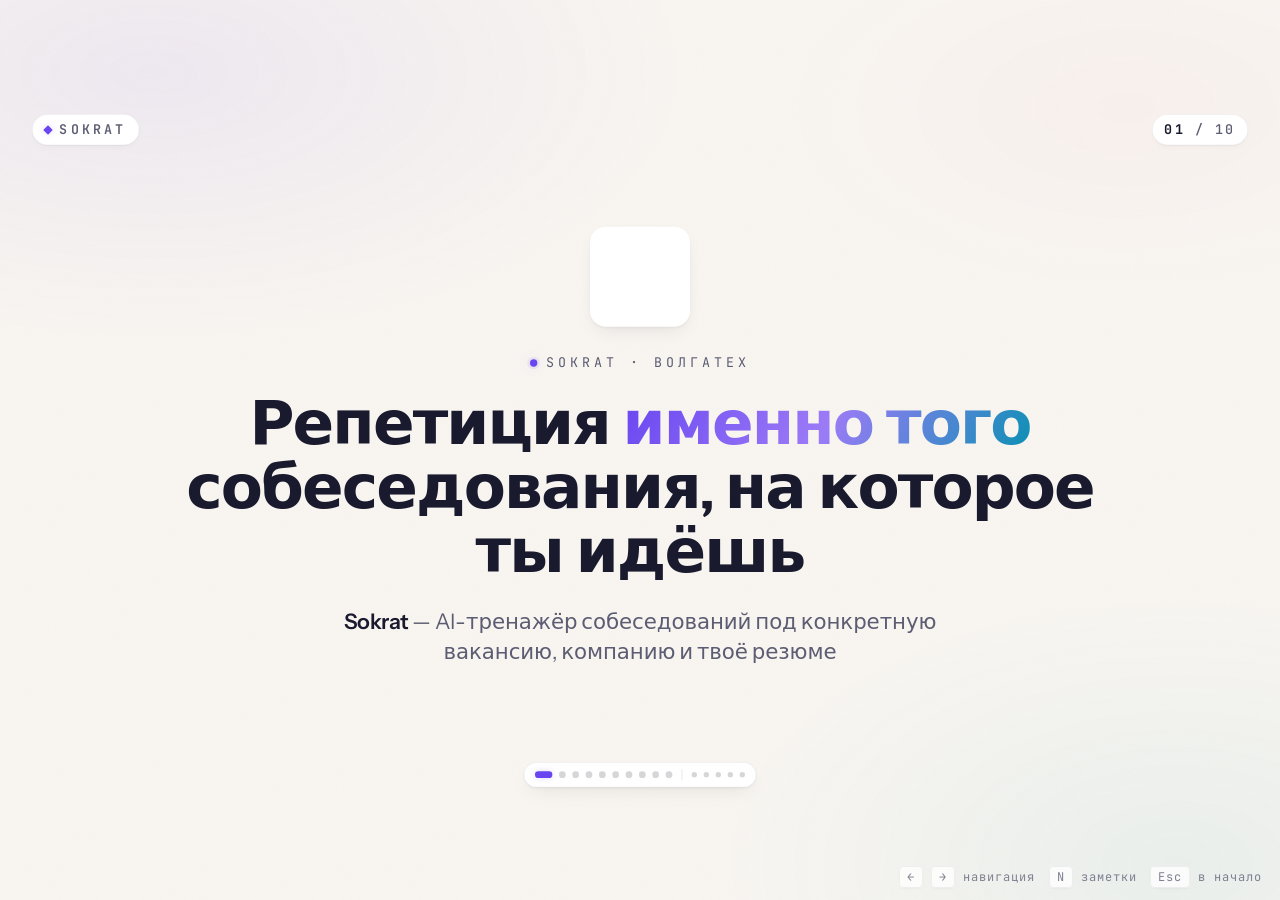
<file: pitch/sokrat_pitch_v10.html>
<!doctype html>
<html lang="ru">
<head>
<meta charset="utf-8">
<meta name="viewport" content="width=device-width, initial-scale=1">
<title>Sokrat — AI-тренажёр собеседований под конкретную вакансию</title>
<link rel="preconnect" href="https://fonts.googleapis.com">
<link rel="preconnect" href="https://fonts.gstatic.com" crossorigin>
<link href="https://fonts.googleapis.com/css2?family=Syne:wght@500;600;700;800&family=Instrument+Sans:wght@400;500;600;700&family=JetBrains+Mono:wght@400;500;600&display=swap" rel="stylesheet">
<style>
  /* ─── Reset / base ───────────────────────────────────────────── */
  *, *::before, *::after { box-sizing: border-box; margin: 0; padding: 0; }
  html, body { height: 100%; overflow: hidden; }

  :root {
    /* Light palette — warm off-white */
    --bg:           #F9F6F1;
    --bg-deeper:    #F2EDE5;
    --card:         #FFFFFF;
    --card-soft:    #FCFAF6;

    --line:         rgba(28, 24, 40, 0.08);
    --line-strong:  rgba(28, 24, 40, 0.14);
    --line-dashed:  rgba(28, 24, 40, 0.18);

    --ink:          #1A1A2E;
    --ink-2:        #2A2A40;
    --ink-mute:     #5C5C72;
    --ink-dim:      #8B8BA3;

    --accent:       #6845F0;
    --accent-2:     #8B6DF5;
    --accent-soft:  rgba(104, 69, 240, 0.08);
    --accent-mid:   rgba(104, 69, 240, 0.18);
    --accent-strong:rgba(104, 69, 240, 0.30);
    --accent-glow:  rgba(104, 69, 240, 0.20);

    --teal:         #0891B2;
    --teal-soft:    rgba(8, 145, 178, 0.10);
    --teal-mid:     rgba(8, 145, 178, 0.22);

    --green:        #059669;
    --green-soft:   rgba(5, 150, 105, 0.10);

    --amber:        #C2620C;
    --amber-soft:   rgba(194, 98, 12, 0.10);

    --rose:         #E11D48;
    --rose-soft:    rgba(225, 29, 72, 0.08);

    /* Shadows — depth on light bg */
    --sh-1: 0 1px 2px rgba(20, 18, 40, 0.04), 0 4px 14px -6px rgba(20, 18, 40, 0.06);
    --sh-2: 0 2px 4px rgba(20, 18, 40, 0.05), 0 12px 28px -10px rgba(20, 18, 40, 0.10);
    --sh-3: 0 4px 8px rgba(20, 18, 40, 0.06), 0 24px 56px -16px rgba(20, 18, 40, 0.14);
    --sh-glow: 0 0 0 1px var(--accent-mid), 0 18px 60px -22px var(--accent-glow);

    /* Type */
    --font-display: "Syne", system-ui, sans-serif;
    --font-body:    "Instrument Sans", system-ui, sans-serif;
    --font-mono:    "JetBrains Mono", ui-monospace, monospace;

    --r-sm: 8px;
    --r-md: 14px;
    --r-lg: 22px;
    --r-xl: 28px;

    /* Stage: fixed 16:9 canvas, scaled to the viewport by JS */
    --stage-w: 1920px;
    --stage-h: 1080px;
    --k: 1;
  }

  body {
    background: var(--bg);
    color: var(--ink);
    font-family: var(--font-body);
    font-size: 24px;
    line-height: 1.45;
    -webkit-font-smoothing: antialiased;
    text-rendering: optimizeLegibility;
    letter-spacing: -0.005em;
    position: relative;
  }

  /* Atmosphere: subtle radial blobs + faint noise */
  body::before {
    content: "";
    position: fixed; inset: 0;
    pointer-events: none;
    z-index: 0;
    background:
      radial-gradient(ellipse 70% 50% at 12% 8%, rgba(104, 69, 240, 0.07), transparent 60%),
      radial-gradient(ellipse 60% 50% at 92% 96%, rgba(8, 145, 178, 0.06), transparent 60%),
      radial-gradient(ellipse 40% 30% at 88% 12%, rgba(225, 29, 72, 0.025), transparent 70%);
  }
  body::after {
    content: "";
    position: fixed; inset: 0;
    pointer-events: none;
    z-index: 0;
    opacity: 0.35;
    mix-blend-mode: multiply;
    background-image: url("data:image/svg+xml;utf8,<svg xmlns='http://www.w3.org/2000/svg' width='180' height='180'><filter id='n'><feTurbulence type='fractalNoise' baseFrequency='0.85' numOctaves='2' stitchTiles='stitch'/><feColorMatrix values='0 0 0 0 0.1 0 0 0 0 0.08 0 0 0 0 0.18 0 0 0 0.04 0'/></filter><rect width='100%' height='100%' filter='url(%23n)'/></svg>");
  }

  /* ─── Stage / slide system ───────────────────────────────────── */
  .stage {
    position: absolute;
    left: 50%; top: 50%;
    width: var(--stage-w); height: var(--stage-h);
    transform: translate(-50%, -50%) scale(var(--k));
    transform-origin: center center;
    z-index: 1;
  }
  .deck { position: absolute; inset: 0; }
  .slide {
    position: absolute; inset: 0;
    display: flex; flex-direction: column;
    padding: 110px 120px 120px;
    opacity: 0;
    transform: translateY(16px);
    visibility: hidden;
    transition:
      opacity 450ms cubic-bezier(.22,.8,.22,1),
      transform 450ms cubic-bezier(.22,.8,.22,1),
      visibility 0s linear 450ms;
    overflow: hidden;
  }
  .slide.active {
    opacity: 1;
    transform: translateY(0);
    visibility: visible;
    transition:
      opacity 450ms cubic-bezier(.22,.8,.22,1),
      transform 450ms cubic-bezier(.22,.8,.22,1),
      visibility 0s linear 0s;
  }
  .slide .notes { display: none; }

  /* Slide tag */
  .slide-tag {
    display: inline-flex; align-items: center; gap: 14px;
    font-family: var(--font-mono);
    font-size: 20px;
    letter-spacing: 0.18em;
    text-transform: uppercase;
    color: var(--ink-mute);
    margin-bottom: 22px;
  }
  .slide-tag::before {
    content: "";
    width: 32px; height: 2px;
    background: var(--accent);
  }
  .slide-tag .num { color: var(--accent); font-weight: 600; }

  /* Headings */
  h1.title {
    font-family: var(--font-display);
    font-size: 92px;
    font-weight: 700;
    line-height: 1.04;
    letter-spacing: -0.03em;
    color: var(--ink);
  }
  h1.title em, h2.section-title em {
    font-style: normal;
    background: linear-gradient(120deg, var(--accent) 0%, #9C7BF7 50%, var(--teal) 100%);
    -webkit-background-clip: text;
    background-clip: text;
    color: transparent;
  }
  h2.section-title {
    font-family: var(--font-display);
    font-size: 56px;
    font-weight: 700;
    letter-spacing: -0.025em;
    line-height: 1.1;
    margin-bottom: 36px;
    color: var(--ink);
    max-width: 30ch;
  }

  /* Shared bits */
  .card {
    background: var(--card);
    border: 1px solid var(--line);
    border-radius: var(--r-md);
    box-shadow: var(--sh-1);
  }
  .mono-label {
    font-family: var(--font-mono);
    font-size: 20px;
    letter-spacing: 0.14em;
    text-transform: uppercase;
    color: var(--ink-mute);
    font-weight: 600;
  }
  .src {
    font-size: 20px;
    color: var(--ink-mute);
    line-height: 1.4;
  }
  /* Placeholder to be filled by the team: amber, dashed */
  .ph {
    display: inline-block;
    background: var(--amber-soft);
    color: var(--amber);
    border: 2px dashed rgba(194, 98, 12, 0.45);
    border-radius: 8px;
    padding: 0 10px;
    font-family: var(--font-mono);
    font-weight: 600;
    line-height: 1.3;
  }
  /* Hypothesis / caveat plaque */
  .plaque {
    display: inline-flex; align-items: center; gap: 14px;
    background: var(--amber-soft);
    border: 1px solid rgba(194, 98, 12, 0.22);
    color: var(--ink-2);
    border-radius: var(--r-md);
    padding: 16px 24px;
    font-size: 22px;
  }
  .plaque::before {
    content: "";
    width: 12px; height: 12px; flex-shrink: 0;
    border-radius: 999px;
    background: var(--amber);
    box-shadow: 0 0 0 0 rgba(194, 98, 12, 0.45);
    animation: ping 2s ease-out infinite;
  }
  /* Notification-style ring: grows and fades */
  @keyframes ping {
    0%   { box-shadow: 0 0 0 0 rgba(194, 98, 12, 0.45); }
    80%  { box-shadow: 0 0 0 12px rgba(194, 98, 12, 0); }
    100% { box-shadow: 0 0 0 12px rgba(194, 98, 12, 0); }
  }
  .tag-hyp {
    display: inline-block;
    font-family: var(--font-mono);
    font-size: 20px;
    color: var(--amber);
    background: var(--amber-soft);
    border: 1px solid rgba(194, 98, 12, 0.22);
    border-radius: 999px;
    padding: 4px 16px;
  }
  .stack-line {
    margin-top: auto;
    font-family: var(--font-mono);
    font-size: 22px;
    color: var(--ink-mute);
    letter-spacing: 0.04em;
  }
  .stack-line b { color: var(--accent); font-weight: 600; }

  /* Big figures: Instrument Sans with lining tabular digits (no Syne for numbers) */
  .stat .value, .aud-stat .value, .price .amount, .cost-bar b, .rstep .n {
    font-family: var(--font-body);
    font-weight: 700;
    font-variant-numeric: tabular-nums lining-nums;
  }
  /* Latin words inside Syne headings: avoid Syne's stylised a/g */
  .lat { font-family: var(--font-body); }

  /* Content-light slides: centre the body block under the title */
  .vc-top { margin-top: auto; }
  .vc-bot { margin-bottom: auto; }

  /* ═══════════ 01 — Cover ═══════════ */
  .s-cover { justify-content: center; align-items: center; text-align: center; }
  .s-cover .logo-video {
    width: 150px; height: 150px;
    border-radius: 24px;
    box-shadow: var(--sh-2);
    background: var(--card);
    margin-bottom: 40px;
    object-fit: cover;
  }
  .cover-brand {
    font-family: var(--font-mono);
    font-size: 20px;
    letter-spacing: 0.30em;
    text-transform: uppercase;
    color: var(--ink-mute);
    margin-bottom: 30px;
    display: flex; align-items: center; gap: 14px;
  }
  .cover-brand .dot {
    width: 11px; height: 11px;
    background: var(--accent);
    border-radius: 999px;
    box-shadow: 0 0 0 4px var(--accent-soft), 0 0 20px var(--accent-glow);
    animation: pulse 2.4s ease-in-out infinite;
  }
  @keyframes pulse {
    0%, 100% { opacity: 1; transform: scale(1); }
    50% { opacity: 0.55; transform: scale(0.82); }
  }
  .s-cover h1.title { max-width: 21ch; margin-bottom: 34px; }
  .cover-sub {
    color: var(--ink-mute);
    font-size: 32px;
    max-width: 50ch;
    line-height: 1.4;
  }
  .cover-sub b { color: var(--ink); font-weight: 600; }

  /* ═══════════ 02 — Problem ═══════════ */
  .stat-row {
    display: grid;
    grid-template-columns: 1fr 1fr;
    gap: 28px;
    margin-bottom: 28px;
  }
  .stat {
    padding: 30px 36px;
    display: grid;
    grid-template-columns: auto 1fr;
    column-gap: 30px;
    align-items: center;
  }
  .stat .value {
    font-size: 84px;
    font-weight: 700;
    letter-spacing: -0.03em;
    line-height: 1;
    color: var(--accent);
    white-space: nowrap;
  }
  .stat.teal .value { color: var(--teal); }
  .stat .desc { font-size: 24px; color: var(--ink); line-height: 1.35; }
  .stat .desc .src { display: block; margin-top: 6px; }

  .pain-grid {
    display: grid;
    grid-template-columns: repeat(3, 1fr);
    gap: 28px;
  }
  .pain {
    position: relative;
    overflow: hidden;
    padding: 40px 38px 36px;
    min-height: 280px;
  }
  .pain::before {
    content: "";
    position: absolute; top: 0; left: 0; right: 0;
    height: 4px;
    background: var(--bar-color, var(--accent));
  }
  .pain h3 {
    font-family: var(--font-display);
    font-size: 34px;
    font-weight: 700;
    letter-spacing: -0.015em;
    line-height: 1.2;
    margin-bottom: 16px;
  }
  .pain p { font-size: 28px; color: var(--ink-mute); line-height: 1.45; }

  /* ═══════════ 03 — Audience ═══════════ */
  .aud-grid {
    display: grid;
    grid-template-columns: 1fr 1fr 0.9fr;
    gap: 28px;
  }
  .aud-card {
    padding: 40px 40px 38px;
    position: relative;
    min-height: 340px;
  }
  .aud-card.focus { border-color: var(--accent-mid); box-shadow: var(--sh-glow); }
  .aud-card .mono-label { color: var(--accent); margin-bottom: 18px; display: block; }
  .aud-card h3 {
    font-family: var(--font-display);
    font-size: 46px;
    font-weight: 700;
    letter-spacing: -0.02em;
    line-height: 1.1;
    margin-bottom: 18px;
  }
  .aud-card p { font-size: 30px; color: var(--ink-mute); line-height: 1.4; }
  .aud-stat {
    padding: 36px;
    background: linear-gradient(120deg, var(--accent-soft), var(--teal-soft), var(--accent-soft));
    background-size: 200% 200%;
    animation: gradientShift 10s ease-in-out infinite alternate;
    border-color: var(--teal-mid);
    display: flex; flex-direction: column; justify-content: center;
  }
  @keyframes gradientShift {
    0%   { background-position: 0% 50%; }
    100% { background-position: 100% 50%; }
  }
  .aud-stat .value {
    font-size: 76px;
    font-weight: 700;
    color: var(--teal);
    letter-spacing: -0.03em;
    line-height: 1;
    margin-bottom: 16px;
  }
  .aud-stat p { font-size: 24px; color: var(--ink); line-height: 1.35; }
  .aud-stat .src { margin-top: 10px; }
  .aud-next {
    margin-top: 32px;
    display: flex; align-items: center; gap: 18px; flex-wrap: wrap;
  }
  .chip {
    font-size: 24px;
    padding: 12px 24px;
    border-radius: 999px;
    background: var(--card);
    border: 1px dashed var(--line-dashed);
    color: var(--ink-2);
  }
  .s-aud .plaque { margin-top: 40px; align-self: flex-start; }

  /* ═══════════ 04 — How it works ═══════════ */
  .ribbon {
    display: grid;
    grid-template-columns: repeat(6, 1fr);
    gap: 16px;
    position: relative;
    margin-bottom: 30px;
  }
  .ribbon::before {
    content: "";
    position: absolute;
    left: 24px; right: 24px; top: 24px;
    height: 2px;
    background: linear-gradient(90deg, var(--accent), var(--teal));
    opacity: 0.45;
  }
  .rstep { position: relative; }
  .rstep .n {
    width: 48px; height: 48px;
    border-radius: 999px;
    display: grid; place-items: center;
    background: var(--card);
    border: 2px solid var(--accent);
    color: var(--accent);
    font-size: 22px;
    margin-bottom: 14px;
    position: relative;
    box-shadow: var(--sh-1);
  }
  .rstep.key .n { background: var(--accent); color: #fff; box-shadow: 0 0 0 6px var(--accent-soft); }
  .rstep h4 {
    font-family: var(--font-display);
    font-size: 25px;
    font-weight: 700;
    letter-spacing: -0.015em;
    line-height: 1.15;
    margin-bottom: 6px;
  }
  .rstep p { font-size: 20px; color: var(--ink-mute); line-height: 1.35; }

  .shots {
    display: grid;
    grid-template-columns: 1fr 1fr;
    gap: 32px;
    flex: 1;
    min-height: 0;
    margin-bottom: 20px;
  }
  .shot {
    display: flex; flex-direction: column;
    min-height: 0;
  }
  .shot .frame {
    flex: 1;
    min-height: 0;
    border-radius: var(--r-md);
    overflow: hidden;
    border: 1px solid var(--line-strong);
    background: var(--card-soft);
    box-shadow: var(--sh-2);
    position: relative;
  }
  .shot img {
    width: 100%; height: 100%;
    object-fit: cover;
    object-position: top center;
    display: block;
  }
  .shot .missing-note {
    display: none;
    position: absolute; inset: 0;
    place-items: center;
    text-align: center;
    font-family: var(--font-mono);
    font-size: 22px;
    color: var(--ink-dim);
    border: 3px dashed var(--line-dashed);
    border-radius: var(--r-md);
  }
  .shot.missing img { display: none; }
  .shot.missing .missing-note { display: grid; }
  .shot figcaption {
    margin-top: 12px;
    font-size: 22px;
    color: var(--ink-2);
  }
  .shot figcaption b { color: var(--accent); font-family: var(--font-mono); font-weight: 600; margin-right: 8px; }

  /* ═══════════ 05 — Demo ═══════════ */
  .s-demo { align-items: center; }
  .s-demo .slide-tag, .s-demo h2 { align-self: flex-start; }
  .browser {
    width: 1300px;
    border-radius: var(--r-lg);
    overflow: hidden;
    background: var(--card);
    border: 1px solid var(--line-strong);
    box-shadow: var(--sh-3);
  }
  .browser-bar {
    height: 44px;
    display: flex; align-items: center; gap: 10px;
    padding: 0 18px;
    background: var(--card-soft);
    border-bottom: 1px solid var(--line);
  }
  .browser-bar span { width: 13px; height: 13px; border-radius: 999px; background: var(--line-strong); }
  .video-box {
    position: relative;
    aspect-ratio: 16 / 9;
    width: 100%;
    max-height: 640px;
    background: var(--bg-deeper);
  }
  .video-box video { width: 100%; height: 100%; display: block; background: #111; object-fit: contain; }
  .video-ph {
    position: absolute; inset: 0;
    display: grid; place-items: center;
    text-align: center;
    background:
      radial-gradient(ellipse 60% 60% at 50% 50%, var(--accent-soft), transparent 70%),
      var(--bg-deeper);
    pointer-events: none;
    transition: opacity 300ms ease;
  }
  .video-ph .play {
    width: 110px; height: 110px;
    margin: 0 auto 26px;
    border-radius: 999px;
    background: var(--accent);
    box-shadow: 0 0 0 12px var(--accent-soft), var(--sh-glow);
    display: grid; place-items: center;
  }
  .video-ph .play::after {
    content: "";
    border-left: 34px solid #fff;
    border-top: 21px solid transparent;
    border-bottom: 21px solid transparent;
    margin-left: 8px;
  }
  .video-ph .cap { font-family: var(--font-display); font-size: 34px; font-weight: 700; color: var(--ink); }
  .video-ph .file { font-family: var(--font-mono); font-size: 20px; color: var(--ink-dim); margin-top: 10px; }
  .video-box.playing .video-ph { opacity: 0; }
  .video-box:not(.missing) .video-ph .file { display: none; }
  .demo-cap { margin-top: 18px; font-size: 22px; color: var(--ink-mute); }
  .demo-ctrl {
    width: 1300px; margin-top: 16px;
    display: flex; align-items: center; gap: 10px;
  }
  .demo-ctrl .grow { flex: 1; }
  .demo-ctrl button {
    font: 600 18px/1 var(--font-body, inherit);
    padding: 10px 18px;
    border-radius: 999px;
    border: 1px solid var(--line-strong);
    background: var(--card);
    color: var(--ink);
    cursor: pointer;
    transition: background 150ms ease, color 150ms ease, border-color 150ms ease;
  }
  .demo-ctrl button:hover { border-color: var(--accent-mid); background: var(--accent-soft); }
  .demo-ctrl button.active { background: var(--accent); border-color: var(--accent); color: #fff; }
  .demo-ctrl .speed { font-family: var(--font-mono); min-width: 64px; }

  /* ═══════════ 06 — Competitors ═══════════ */
  .comp-wrap { overflow: hidden; padding: 0; }
  .comp-table { width: 100%; border-collapse: collapse; table-layout: fixed; }
  .comp-table th, .comp-table td {
    padding: 15px 18px;
    border-bottom: 1px solid var(--line);
    text-align: center;
    vertical-align: middle;
  }
  .comp-table th {
    background: var(--card-soft);
    font-size: 20px;
    font-weight: 600;
    color: var(--ink-2);
    line-height: 1.25;
  }
  .comp-table th:first-child, .comp-table td:first-child {
    text-align: left;
    width: 27%;
    font-size: 23px;
    color: var(--ink);
  }
  .comp-table td { font-size: 24px; }
  .comp-table tbody tr:last-child td { border-bottom: none; }
  .comp-table .us {
    background: var(--accent-soft);
    border-left: 2px solid var(--accent-mid);
    border-right: 2px solid var(--accent-mid);
  }
  .comp-table th.us {
    color: var(--accent);
    font-family: var(--font-display);
    font-size: 26px;
    font-weight: 700;
  }
  .ck { font-size: 28px; line-height: 1; font-weight: 700; }
  .ck.yes  { color: var(--green); }
  .ck.part { color: var(--amber); }
  .ck.no   { color: var(--ink-dim); }
  .comp-legend {
    margin-top: 16px;
    display: flex; align-items: center; justify-content: space-between; gap: 30px;
    font-size: 22px;
    color: var(--ink-2);
  }
  .comp-legend .ck { font-size: 24px; margin-right: 8px; }
  .comp-legend .dot { margin: 0 16px; color: var(--ink-dim); }
  .comp-foot {
    margin-top: 24px;
    display: flex; align-items: center; justify-content: space-between; gap: 30px;
  }
  .pos-banner {
    padding: 18px 28px;
    border-radius: var(--r-md);
    background: linear-gradient(90deg, var(--rose-soft), var(--accent-soft));
    border: 1px solid var(--accent-mid);
    font-size: 24px;
    color: var(--ink);
  }
  .pos-banner b { color: var(--accent); }

  /* ═══════════ 07 — Business model ═══════════ */
  .bm-grid {
    display: grid;
    grid-template-columns: 1fr 1fr;
    gap: 32px;
    align-items: stretch;
  }
  .bm-col { padding: 32px 36px; display: flex; flex-direction: column; }
  .bm-col .head { display: flex; align-items: center; justify-content: space-between; margin-bottom: 22px; min-height: 40px; }
  .bm-col .head .mono-label { color: var(--accent); }
  .bm-col.b2b .head .mono-label { color: var(--teal); }
  .prices { display: grid; grid-template-columns: 1fr 1fr; gap: 20px; flex: 1; }
  .price {
    border: 1px solid var(--line-strong);
    border-radius: var(--r-md);
    padding: 30px 30px;
    background: var(--card-soft);
    display: flex; flex-direction: column; justify-content: center;
  }
  .price .what { font-size: 26px; font-weight: 600; color: var(--ink); line-height: 1.25; margin-bottom: 18px; }
  .price .amount {
    font-size: 88px;
    letter-spacing: -0.03em;
    color: var(--accent);
    line-height: 1;
    white-space: nowrap;
  }
  .price.alt .amount { color: var(--teal); }
  .price .line { margin-top: 18px; font-size: 22px; color: var(--ink-mute); line-height: 1.35; }

  .b2b-rows { display: flex; flex-direction: column; gap: 20px; flex: 1; justify-content: space-between; }
  .b2b-row { display: grid; grid-template-columns: 52px 1fr; gap: 18px; align-items: start; font-size: 25px; line-height: 1.35; color: var(--ink-2); }
  .b2b-row b { color: var(--ink); font-weight: 600; }
  .b2b-row .ic {
    width: 52px; height: 52px;
    border-radius: 14px;
    display: grid; place-items: center;
    background: var(--teal-soft);
    border: 1px solid var(--teal-mid);
    color: var(--teal);
  }
  .b2b-flow {
    margin-top: 14px;
    display: grid;
    grid-template-columns: 1fr auto 1fr auto 1fr;
    align-items: center;
    gap: 12px;
  }
  .b2b-flow .stepbox {
    text-align: center;
    padding: 16px 12px;
    border-radius: var(--r-md);
    border: 1px solid var(--teal-mid);
    background: var(--teal-soft);
    color: var(--ink);
    font-size: 24px;
    font-weight: 600;
    line-height: 1.2;
  }
  .b2b-flow .stepbox.last { background: var(--teal); border-color: var(--teal); color: #fff; }
  .b2b-flow .arr { color: var(--teal); font-size: 30px; font-weight: 700; }
  .cost-bar {
    margin-top: 28px;
    padding: 22px 30px;
    display: flex; align-items: center; gap: 24px;
    font-size: 26px;
    border-color: rgba(5, 150, 105, 0.22);
    background: linear-gradient(90deg, var(--green-soft), var(--card) 60%);
  }
  .cost-bar .mono-label { color: var(--green); }
  .cost-bar b { font-size: 34px; color: var(--green); }

  /* ═══════════ 08 — Validation ═══════════ */
  .val-grid { display: grid; grid-template-columns: 1fr 1fr; gap: 32px; align-items: stretch; }
  .val-col { padding: 36px 38px; }
  .val-col.done { display: flex; flex-direction: column; }
  .val-col.done .val-list { flex: 1; display: flex; flex-direction: column; justify-content: space-evenly; }
  .val-next { display: flex; flex-direction: column; gap: 16px; }
  .val-next > .mono-label { color: var(--teal); padding: 0 4px 4px; }
  .hyp { padding: 22px 28px; border-left: 4px solid var(--teal); }
  .hyp .mono-label { color: var(--teal); display: block; margin-bottom: 8px; }
  .hyp .text { font-size: 26px; line-height: 1.32; color: var(--ink); }
  .hyp .how { margin-top: 12px; padding-top: 10px; border-top: 1px solid var(--line); font-size: 22px; color: var(--ink-mute); line-height: 1.35; }
  .val-col .mono-label { display: block; margin-bottom: 18px; padding-bottom: 14px; border-bottom: 1px solid var(--line); }
  .val-col.done .mono-label { color: var(--green); }
  .val-col.next .mono-label { color: var(--teal); }
  .val-list { list-style: none; counter-reset: hyp; }
  .val-list li {
    position: relative;
    padding: 22px 0 22px 58px;
    font-size: 31px;
    line-height: 1.35;
    border-bottom: 1px solid var(--line);
  }
  .val-list li:last-child { border-bottom: none; }
  .val-col.done li::before {
    content: "✓";
    position: absolute; left: 0; top: 24px;
    width: 38px; height: 38px; border-radius: 999px;
    display: grid; place-items: center;
    background: var(--green-soft); color: var(--green);
    font-weight: 700; font-size: 22px;
  }
  .val-col.next li { counter-increment: hyp; }
  .val-col.next li::before {
    content: counter(hyp);
    position: absolute; left: 0; top: 24px;
    width: 38px; height: 38px; border-radius: 999px;
    display: grid; place-items: center;
    background: var(--teal-soft); color: var(--teal);
    font-family: var(--font-mono); font-weight: 600; font-size: 20px;
  }

  /* ═══════════ 09 — Roadmap ═══════════ */
  .timeline {
    position: relative;
    display: grid;
    grid-template-columns: repeat(4, 1fr);
    gap: 28px;
  }
  .timeline::before {
    content: "";
    position: absolute;
    left: 0; right: 0; top: 17px;
    height: 4px;
    border-radius: 4px;
    background: linear-gradient(90deg, var(--accent) 0%, var(--accent-2) 45%, var(--teal) 75%, transparent 100%);
  }
  .tl-item .dotm {
    width: 38px; height: 38px;
    border-radius: 999px;
    background: var(--card);
    border: 4px solid var(--accent);
    box-shadow: 0 0 0 8px var(--accent-soft);
    position: relative;
    margin-bottom: 34px;
  }
  .tl-item:nth-child(2) .dotm { border-color: var(--accent-2); }
  .tl-item:nth-child(3) .dotm { border-color: var(--teal); box-shadow: 0 0 0 8px var(--teal-soft); }
  .tl-item.later .dotm { border-style: dashed; border-color: var(--ink-dim); box-shadow: none; }
  .tl-card { padding: 30px 30px 32px; min-height: 380px; }
  .tl-item.later .tl-card { border-style: dashed; border-color: var(--line-dashed); background: var(--card-soft); box-shadow: none; }
  .tl-when {
    font-family: var(--font-body);
    font-size: 30px;
    font-weight: 600;
    color: var(--accent);
    letter-spacing: -0.01em;
    line-height: 1.15;
    margin-bottom: 16px;
  }
  .tl-item:nth-child(2) .tl-when { color: var(--accent-2); }
  .tl-item:nth-child(3) .tl-when { color: var(--teal); }
  .tl-item.later .tl-when { color: var(--ink-mute); }
  .tl-card ul { list-style: none; }
  .tl-card li {
    font-size: 28px;
    line-height: 1.35;
    padding: 10px 0;
    border-bottom: 1px solid var(--line);
  }
  .tl-card li:last-child { border-bottom: none; }

  /* ═══════════ 10 — Team & ask ═══════════ */
  .team-grid { display: grid; grid-template-columns: 1fr 1.05fr; gap: 40px; align-items: center; }
  .people { display: flex; flex-direction: column; gap: 18px; }
  .person {
    display: flex; align-items: center; gap: 26px;
    padding: 20px 26px;
  }
  .person .av {
    width: 104px; height: 104px;
    border-radius: 999px;
    overflow: hidden;
    flex-shrink: 0;
    box-shadow: 0 6px 20px -6px rgba(20, 18, 40, 0.25);
  }
  .person .av img { width: 100%; height: 100%; object-fit: cover; display: block; }
  .person:nth-child(1) .av { background: linear-gradient(135deg, #6845F0, #8B6DF5); }
  .person:nth-child(2) .av { background: linear-gradient(135deg, #0891B2, #38BDF8); }
  .person:nth-child(3) .av { background: linear-gradient(135deg, #059669, #22C55E); }
  .person .name {
    font-family: var(--font-display);
    font-size: 32px;
    font-weight: 700;
    letter-spacing: -0.015em;
    line-height: 1.1;
    margin-bottom: 4px;
  }
  .person .role { font-size: 24px; color: var(--ink-mute); }
  .edu {
    margin-top: 8px;
    font-family: var(--font-mono);
    font-size: 22px;
    color: var(--ink-mute);
    letter-spacing: 0.04em;
  }
  /* Deep teal end (#0E7490) keeps white text above 4.5:1 across the gradient */
  .ask {
    padding: 36px 40px;
    border-color: transparent;
    box-shadow: var(--sh-3);
    background: linear-gradient(135deg, #6845F0 0%, #0E7490 100%);
    color: #FFFFFF;
  }
  .ask .mono-label { color: rgba(255, 255, 255, 0.88); display: block; margin-bottom: 14px; }
  .ask ul { list-style: none; }
  .ask li {
    position: relative;
    padding: 18px 0 18px 46px;
    font-size: 28px;
    line-height: 1.3;
    border-bottom: 1px solid rgba(255, 255, 255, 0.22);
  }
  .ask li:last-child { border-bottom: none; }
  .ask li::before {
    content: "→";
    position: absolute; left: 0; top: 17px;
    color: #FFFFFF;
    font-weight: 700;
  }

  /* ═══════════ Appendix divider ═══════════ */
  .s-divider { justify-content: center; }
  .s-divider .big {
    font-family: var(--font-display);
    font-size: 104px;
    font-weight: 700;
    letter-spacing: -0.035em;
    line-height: 1;
    margin-bottom: 50px;
  }
  .s-divider ol { list-style: none; display: grid; grid-template-columns: repeat(2, 1fr); gap: 18px 40px; max-width: 1300px; }
  .s-divider li { font-size: 30px; display: flex; gap: 18px; align-items: baseline; }
  .s-divider li b { font-family: var(--font-mono); color: var(--teal); font-weight: 600; }
  .s-app .slide-tag .num { color: var(--teal); }
  .s-app .slide-tag::before { background: var(--teal); }

  /* ═══════════ Appendix 1/4 — Architecture ═══════════ */
  .arch {
    display: grid;
    grid-template-columns: 0.8fr 0.9fr 1.35fr 1.1fr;
    gap: 22px;
    align-items: stretch;
  }
  .arch-box { padding: 26px 26px 24px; position: relative; }
  .arch-box .mono-label { display: block; margin-bottom: 12px; color: var(--accent); }
  .arch-box.ext .mono-label { color: var(--teal); }
  .arch-box h4 { font-family: var(--font-display); font-size: 28px; font-weight: 700; margin-bottom: 10px; line-height: 1.15; }
  .arch-box p, .arch-box li { font-size: 23px; color: var(--ink-2); line-height: 1.35; }
  .arch-box ul { list-style: none; }
  .arch-box li { padding: 7px 0; border-bottom: 1px solid var(--line); }
  .arch-box li:last-child { border-bottom: none; }
  .arch-box code { font-family: var(--font-mono); font-size: 20px; color: var(--accent); }
  .arch-box:not(:last-child)::after {
    content: "→";
    position: absolute;
    right: -20px; top: 50%;
    transform: translateY(-50%);
    color: var(--accent);
    font-size: 26px; font-weight: 700;
    z-index: 2;
  }
  .arch-store {
    margin-top: 24px;
    padding: 20px 28px;
    font-size: 22px;
    color: var(--ink-2);
    display: flex; gap: 22px; align-items: center;
  }
  .arch-store .mono-label { flex-shrink: 0; }

  /* ═══════════ Appendix 2/4 — Personal data ═══════════ */
  .pd-grid { display: grid; grid-template-columns: repeat(3, 1fr); gap: 26px; }
  .pd-col { padding: 30px 32px; }
  .pd-col .mono-label { display: block; margin-bottom: 14px; }
  .pd-col.keep .mono-label { color: var(--accent); }
  .pd-col.cut  .mono-label { color: var(--green); }
  .pd-col.plan .mono-label { color: var(--amber); }
  .pd-col.plan { border-style: dashed; border-color: rgba(194, 98, 12, 0.35); }
  .pd-col ul { list-style: none; }
  .pd-col li { font-size: 23px; line-height: 1.35; padding: 12px 0; border-bottom: 1px solid var(--line); }
  .pd-col li:last-child { border-bottom: none; }
  .pd-note { margin-top: 26px; }

  /* ═══════════ Appendix 3/4 — Risks ═══════════ */
  .risk-list { display: flex; flex-direction: column; gap: 16px; }
  .risk {
    display: grid;
    grid-template-columns: 0.9fr 1.1fr;
    gap: 32px;
    padding: 20px 28px;
    align-items: center;
  }
  .risk .q { font-size: 24px; font-weight: 600; color: var(--ink); display: flex; gap: 14px; }
  .risk .q::before { content: "⚠"; color: var(--amber); }
  .risk .a { font-size: 22px; color: var(--ink-2); line-height: 1.35; padding-left: 28px; border-left: 2px solid var(--accent-mid); }

  /* ═══════════ Appendix 4/4 — BMC ═══════════ */
  .bmc {
    display: grid;
    grid-template-columns: repeat(10, 1fr);
    grid-template-rows: 1fr 1fr auto;
    gap: 14px;
    flex: 1;
    min-height: 0;
  }
  .bmc-cell {
    background: var(--card);
    border: 1px solid var(--line);
    border-radius: 12px;
    padding: 16px 18px;
    box-shadow: var(--sh-1);
    display: flex; flex-direction: column; gap: 6px;
    overflow: hidden;
    min-height: 0;
  }
  .bmc-cell .bmc-label {
    font-family: var(--font-mono);
    font-size: 20px;
    letter-spacing: 0.06em;
    text-transform: uppercase;
    color: var(--ink-mute);
    font-weight: 600;
    display: flex; align-items: center; gap: 10px;
  }
  .bmc-cell .bmc-label::before {
    content: "";
    width: 9px; height: 9px;
    border-radius: 999px;
    background: var(--dot, var(--accent));
    flex-shrink: 0;
  }
  .bmc-cell ul { list-style: none; }
  .bmc-cell li { font-size: 22px; line-height: 1.3; color: var(--ink-2); padding: 5px 0; border-bottom: 1px solid var(--line); }
  .bmc-cell li:last-child { border-bottom: none; }
  .bmc-cell.vp { background: linear-gradient(160deg, var(--accent-soft), var(--card) 70%); border-color: var(--accent-mid); }
  .bmc-cell.vp .bmc-label { color: var(--accent); }
  .bmc-cell.vp .vp-text { font-family: var(--font-display); font-size: 24px; font-weight: 600; line-height: 1.3; color: var(--ink); }
  .bmc-cell.cost { background: linear-gradient(90deg, var(--amber-soft), var(--card) 70%); border-color: rgba(194, 98, 12, 0.18); }
  .bmc-cell.cost .bmc-label { color: var(--amber); }
  .bmc-cell.cost .bmc-label::before { background: var(--amber); }
  .bmc-cell.rev { background: linear-gradient(90deg, var(--green-soft), var(--card) 70%); border-color: rgba(5, 150, 105, 0.18); }
  .bmc-cell.rev .bmc-label { color: var(--green); }
  .bmc-cell.rev .bmc-label::before { background: var(--green); }
  .bmc-cost ul, .bmc-rev ul { display: flex; flex-wrap: wrap; gap: 0 26px; }
  .bmc-cost li, .bmc-rev li { border-bottom: none; }
  .bmc-kp { grid-column: 1 / 3; grid-row: 1 / 3; }
  .bmc-ka { grid-column: 3 / 5; grid-row: 1 / 2; }
  .bmc-kr { grid-column: 3 / 5; grid-row: 2 / 3; }
  .bmc-vp { grid-column: 5 / 7; grid-row: 1 / 3; }
  .bmc-cr { grid-column: 7 / 9; grid-row: 1 / 2; }
  .bmc-ch { grid-column: 7 / 9; grid-row: 2 / 3; }
  .bmc-cs { grid-column: 9 / 11; grid-row: 1 / 3; }
  .bmc-cost { grid-column: 1 / 6; grid-row: 3 / 4; }
  .bmc-rev  { grid-column: 6 / 11; grid-row: 3 / 4; }

  /* ═══════════ Chrome (brand, counter, progress) — inside the stage ═══════════ */
  .brand-mark, .counter {
    position: absolute;
    top: 36px;
    font-family: var(--font-mono);
    font-size: 20px;
    letter-spacing: 0.24em;
    color: var(--ink-mute);
    text-transform: uppercase;
    z-index: 50;
    background: var(--card);
    border: 1px solid var(--line);
    padding: 8px 18px;
    border-radius: 999px;
    box-shadow: var(--sh-1);
    font-weight: 600;
  }
  .brand-mark { left: 48px; display: flex; align-items: center; gap: 12px; }
  .brand-mark .sq {
    width: 10px; height: 10px;
    background: var(--accent);
    transform: rotate(45deg);
    box-shadow: 0 0 10px var(--accent-glow);
  }
  .counter { right: 48px; font-weight: 500; letter-spacing: 0.16em; }
  .counter .cur { color: var(--ink); font-weight: 700; }
  .counter.app .cur { color: var(--teal); }

  .progress {
    position: absolute;
    bottom: 34px; left: 50%;
    transform: translateX(-50%);
    display: flex; gap: 10px;
    z-index: 50;
    align-items: center;
    background: var(--card);
    border: 1px solid var(--line);
    padding: 10px 16px;
    border-radius: 999px;
    box-shadow: var(--sh-2);
  }
  .progress button {
    width: 10px; height: 10px;
    background: rgba(28, 24, 40, 0.18);
    border: none; padding: 0;
    border-radius: 999px;
    cursor: pointer;
    transition: all 280ms cubic-bezier(.22,.8,.22,1);
  }
  .progress button:hover { background: var(--ink-dim); }
  .progress button.active {
    background: var(--accent);
    width: 26px;
    box-shadow: 0 0 10px var(--accent-glow);
  }
  .progress button.app { width: 8px; height: 8px; }
  .progress button.app.active { background: var(--teal); width: 22px; box-shadow: none; }
  .progress .sep { width: 1px; height: 16px; background: var(--line-strong); margin: 0 4px; }

  /* Viewport-level hint (not scaled) */
  .hint {
    position: fixed;
    bottom: 14px; right: 18px;
    font-family: var(--font-mono);
    font-size: 12px;
    color: var(--ink-mute);
    letter-spacing: 0.08em;
    z-index: 60;
    display: flex; gap: 14px;
    opacity: 0.75;
  }
  .hint kbd {
    background: var(--card);
    border: 1px solid var(--line);
    border-radius: 4px;
    padding: 2px 7px;
    font-family: var(--font-mono);
    font-size: 12px;
    box-shadow: var(--sh-1);
  }

  /* ─── Speaker notes (toggle with N) ───────────────────────────── */
  .notes-panel {
    display: none;
    position: fixed;
    left: 50%; bottom: 16px;
    transform: translateX(-50%);
    width: min(1100px, calc(100vw - 32px));
    max-height: 34vh;
    overflow: auto;
    z-index: 70;
    background: rgba(26, 26, 46, 0.94);
    color: #F4F1FF;
    border-radius: 16px;
    padding: 18px 24px 20px;
    box-shadow: var(--sh-3);
    font-size: 20px;
    line-height: 1.5;
  }
  .notes-on .notes-panel { display: block; }
  .notes-panel .np-head {
    display: flex; justify-content: space-between; gap: 20px;
    font-family: var(--font-mono);
    font-size: 14px;
    letter-spacing: 0.12em;
    text-transform: uppercase;
    color: #B9A8FF;
    margin-bottom: 8px;
  }
  .notes-panel p + p { margin-top: 8px; }
  .notes-panel .ph { background: rgba(194, 98, 12, 0.25); color: #FFC58A; border-color: rgba(255, 197, 138, 0.5); }

  /* ─── Animations ──────────────────────────────────────────────── */
  .slide.active .anim { animation: fadeUp 520ms cubic-bezier(.22,.8,.22,1) both; }
  @keyframes fadeUp {
    from { opacity: 0; transform: translateY(16px); }
    to   { opacity: 1; transform: translateY(0); }
  }
  .anim.d1 { animation-delay:  80ms; }
  .anim.d2 { animation-delay: 160ms; }
  .anim.d3 { animation-delay: 240ms; }
  .anim.d4 { animation-delay: 320ms; }
  .anim.d5 { animation-delay: 400ms; }
  .anim.d6 { animation-delay: 480ms; }
  .anim.d7 { animation-delay: 560ms; }
  .anim.d8 { animation-delay: 640ms; }

  @media (prefers-reduced-motion: reduce) {
    *, *::before, *::after { animation: none !important; transition: none !important; }
  }

  /* ─── Print: one slide per landscape page, 297×210 mm ───────── */
  @page { size: 297mm 210mm; margin: 0; }
  @media print {
    html, body { height: auto; overflow: visible; background: var(--bg); }
    * { -webkit-print-color-adjust: exact; print-color-adjust: exact; }
    *, *::before, *::after { animation: none !important; transition: none !important; }
    body::before, body::after, .hint, .notes-panel, .progress, .counter, .brand-mark { display: none !important; }
    .stage { position: static; transform: none; width: auto; height: auto; }
    .deck { position: static; }
    .slide {
      position: relative;
      inset: auto;
      opacity: 1 !important;
      visibility: visible !important;
      transform: none !important;
      transition: none !important;
      box-sizing: content-box;
      width: calc(var(--stage-w) - 240px);
      height: calc(var(--stage-h) - 230px);
      /* 1920px × 0.5845 ≈ 297 mm; cream borders centre the 16:9 slide on 210 mm */
      zoom: 0.5845;
      border-top: 137px solid var(--bg);
      border-bottom: 137px solid var(--bg);
      background: var(--bg);
      break-after: page;
      page-break-after: always;
      break-inside: avoid;
    }
    .slide:last-child { break-after: auto; page-break-after: auto; }
    .anim { animation: none !important; opacity: 1 !important; transform: none !important; }
    .video-box video { visibility: hidden; }
    .video-box .video-ph { opacity: 1 !important; }
  }
</style>
</head>
<body>

<main class="stage" id="stage">

<div class="brand-mark"><span class="sq"></span>SOKRAT</div>
<div class="counter" id="counter"><span class="cur" id="curN">01</span> / 10</div>

<div class="deck">

  <!-- ════════════ 01 — Обложка ════════════ -->
  <section class="slide s-cover active" data-label="01" aria-label="Обложка">
    <video class="logo-video anim d1" autoplay loop muted playsinline aria-hidden="true">
      <source src="[data-uri]" type="video/mp4">
    </video>
    <div class="cover-brand anim d1"><span class="dot"></span>Sokrat · Волгатех</div>
    <h1 class="title anim d2">Репетиция <em>именно того</em> собеседования, на которое ты идёшь</h1>
    <p class="cover-sub anim d3"><b>Sokrat</b> — AI-тренажёр собеседований под конкретную вакансию, компанию и твоё резюме</p>
    <aside class="notes" data-time="0:20" data-total="0:20">
      <p>Мы — команда Sokrat из Волгатеха. Делаем так, чтобы джун приходил на собеседование не в первый раз.</p>
    </aside>
  </section>

  <!-- ════════════ 02 — Проблема ════════════ -->
  <section class="slide s-problem" data-label="02" aria-label="Проблема">
    <div class="slide-tag anim d1"><span class="num">02</span> Проблема</div>
    <h2 class="section-title anim d2">Собеседование для джуна — редкий шанс. И провалить его дорого</h2>

    <div class="stat-row vc-top">
      <div class="card stat anim d3">
        <div class="value">8 → 19</div>
        <div class="desc">резюме на junior-вакансию в IT, 2021→2025
          <span class="src">Инк., исследование «Зерокодера» на данных hh.ru, 2026</span></div>
      </div>
      <div class="card stat teal anim d4">
        <div class="value">24,4</div>
        <div class="desc">резюме на вакансию в IT, июль 2026
          <span class="src">hh.индекс</span></div>
      </div>
    </div>

    <div class="pain-grid vc-bot">
      <div class="card pain anim d5" style="--bar-color: var(--accent);">
        <h3>Готовятся по абстрактным спискам</h3>
        <p>а спрашивают про стек и задачи конкретной компании</p>
      </div>
      <div class="card pain anim d6" style="--bar-color: var(--teal);">
        <h3>Живой <span class="lat">mock</span>-собес дорогой</h3>
        <p>и его не повторишь пять раз</p>
      </div>
      <div class="card pain anim d7" style="--bar-color: var(--rose);">
        <h3><span class="lat">ChatGPT</span> ответит на вопросы</h3>
        <p>но сценарий, оценку и прогресс придётся выстраивать самому</p>
      </div>
    </div>
    <aside class="notes" data-time="0:45" data-total="1:05">
      <p>Конкуренция за junior-вакансию за 2021→2025 выросла с 8 до 19 резюме на место — это исследование «Зерокодера» на данных hh.ru (Инк., 2026). По hh.индексу в июле 2026 в IT приходится 24,4 резюме на вакансию. Собеседование стало редким шансом, и провалить его дорого.</p>
      <p>При этом готовятся вслепую: по общим спискам вопросов, через дорогой живой mock-собес, который не повторишь пять раз, или через ChatGPT: он ответит на вопросы, но сценарий, оценку и прогресс придётся выстраивать самому.</p>
    </aside>
  </section>

  <!-- ════════════ 03 — ЦА ════════════ -->
  <section class="slide s-aud" data-label="03" aria-label="Целевая аудитория">
    <div class="slide-tag anim d1"><span class="num">03</span> Целевая аудитория</div>
    <h2 class="section-title anim d2">Для кого Sokrat</h2>

    <div class="aud-grid vc-top">
      <div class="card aud-card focus anim d3">
        <span class="mono-label">Фокус MVP</span>
        <h3><span class="lat">Junior IT</span></h3>
        <p>Первое собеседование — чёрный ящик</p>
      </div>
      <div class="card aud-card focus anim d4">
        <span class="mono-label">Фокус MVP</span>
        <h3>Карьерный переход</h3>
        <p>Знания есть — продать себя пока не умеют</p>
      </div>
      <div class="card aud-stat anim d5">
        <div class="value">300 000+</div>
        <p>студентов IT выйдут на рынок в <span style="white-space: nowrap;">2026–2029</span></p>
        <div class="src">оценка «Зерокодера»</div>
      </div>
    </div>

    <div class="aud-next anim d6">
      <span class="mono-label">Дальше</span>
      <span class="chip">Студенты старших курсов</span>
      <span class="chip">Опытные специалисты после перерыва</span>
    </div>

    <div class="plaque vc-bot anim d7">Доли сегментов и готовность платить — гипотеза, проверяем в CustDev</div>
    <aside class="notes" data-time="0:30" data-total="1:35">
      <p>Фокус MVP — два сегмента: джуны в IT, для которых первое собеседование — чёрный ящик, и люди в карьерном переходе: знания есть, а продать себя пока не умеют. Дальше — студенты старших курсов и опытные специалисты после перерыва.</p>
      <p>По оценке «Зерокодера», в 2026–2029 на рынок выйдут 300 000+ студентов IT. Доли сегментов и готовность платить мы пока не утверждаем — это гипотеза, проверяем в CustDev.</p>
    </aside>
  </section>

  <!-- ════════════ 04 — Как работает ════════════ -->
  <section class="slide s-how" data-label="04" aria-label="Как работает">
    <div class="slide-tag anim d1"><span class="num">04</span> Как работает</div>
    <h2 class="section-title anim d2" style="max-width: none; margin-bottom: 30px;">Вакансия → твоё персональное интервью → план</h2>

    <div class="ribbon anim d3">
      <div class="rstep"><div class="n">1</div><h4>Вакансия</h4><p>ссылка или текст: Хабр Карьера и другие сайты</p></div>
      <div class="rstep"><div class="n">2</div><h4>Профиль компании</h4><p>по данным hh.ru, сайта компании и вакансии</p></div>
      <div class="rstep key"><div class="n">3</div><h4>Резюме →<br><span class="lat">gap</span>-анализ</h4><p>что из требований уже есть, а чего не хватает</p></div>
      <div class="rstep"><div class="n">4</div><h4>Интервью под вакансию</h4><p>персона интервьюера, стресс-режим, RU/EN</p></div>
      <div class="rstep"><div class="n">5</div><h4>Разбор каждого ответа</h4><p>точность, структура, полнота, STAR</p></div>
      <div class="rstep key"><div class="n">6</div><h4>Индекс готовности</h4><p>и план подготовки на 7 дней</p></div>
    </div>

    <div class="shots anim d4">
      <figure class="shot">
        <div class="frame">
          <img src="assets/step3.png" alt="Gap-анализ: резюме против требований вакансии" onerror="this.closest('.shot').classList.add('missing')">
          <div class="missing-note">assets/step3.png<br>скриншот gap-анализа</div>
        </div>
        <figcaption><b>3</b>Gap-анализ: резюме ↔ вакансия</figcaption>
      </figure>
      <figure class="shot">
        <div class="frame">
          <img src="assets/step6.png" alt="Отчёт: индекс готовности и план на 7 дней" onerror="this.closest('.shot').classList.add('missing')">
          <div class="missing-note">assets/step6.png<br>скриншот отчёта</div>
        </div>
        <figcaption><b>6</b>Отчёт: индекс готовности и план на 7 дней</figcaption>
      </figure>
    </div>

    <div class="stack-line anim d5"><b>DeepSeek</b> · <b>FastAPI</b> · ≈1–2 ₽ LLM на сессию (оценка)</div>
    <aside class="notes" data-time="0:45" data-total="2:20">
      <p>Путь пользователя: вставляет ссылку на вакансию или её текст → Sokrat собирает профиль компании → по резюме делает gap-анализ против требований вакансии → проводит интервью под эту вакансию: с персоной интервьюера, стресс-режимом, на русском или английском → разбирает каждый ответ по точности, структуре, полноте и STAR → выдаёт индекс готовности и план на 7 дней.</p>
      <p>На экране два ключевых экрана: gap-анализ и отчёт. Под капотом DeepSeek и FastAPI; LLM обходится примерно в 1–2 рубля на сессию — это оценка.</p>
    </aside>
  </section>

  <!-- ════════════ 05 — Демо ════════════ -->
  <section class="slide s-demo" data-label="05" aria-label="Демо">
    <div class="slide-tag anim d1"><span class="num">05</span> Демо</div>
    <div class="browser anim d2">
      <div class="browser-bar"><span></span><span></span><span></span></div>
      <div class="video-box" id="demoBox">
        <video id="demoVideo" src="assets/demo.webm" controls muted preload="metadata"></video>
        <div class="video-ph">
          <div>
            <div class="play"></div>
            <div class="cap">Демо: от вакансии до плана подготовки (ускорено ×4)</div>
            <div class="file">assets/demo.webm</div>
          </div>
        </div>
      </div>
    </div>
    <div class="demo-ctrl anim d3" id="demoCtrl">
      <button type="button" class="chapter" data-t="3">Вакансия</button>
      <button type="button" class="chapter" data-t="13">Gap-анализ</button>
      <button type="button" class="chapter" data-t="35">Интервью</button>
      <button type="button" class="chapter" data-t="246">Отчёт</button>
      <span class="grow"></span>
      <button type="button" class="speed active" data-rate="4">×4</button>
      <button type="button" class="speed" data-rate="1">×1</button>
    </div>
    <div class="demo-cap anim d3">Демо: от вакансии до плана подготовки (ускорено ×4)</div>
    <aside class="notes" data-time="1:00" data-total="3:20">
      <p>Запускаю видео (клик по плееру). Комментирую по ходу: вставили вакансию → Sokrat собрал профиль компании → загрузили резюме, видим gap → пара вопросов интервью и разбор ответа → отчёт с индексом готовности и планом на 7 дней.</p>
      <p>Клик по главе — прыжок к экрану; ×1 — если жюри попросит подробнее. Ответы в демо — тестового кандидата, сгенерированы для показа.</p>
      <p>Если видео не запускается — возвращаюсь на слайд 4 (←) и рассказываю по скриншотам.</p>
      <p>Тайминг: при ×4 видео ~1:09 — через ~15 с интервью кликаю главу „Отчёт“.</p>
      <p>Если спросят про „Динамику“ 38→42→67→60: это прогоны разработчика на тестовых данных, не пользователи. Доказательством роста не считаем — гипотезу проверяем на первых пользователях в декабре.</p>
    </aside>
  </section>

  <!-- ════════════ 06 — Конкуренты ════════════ -->
  <section class="slide s-comp" data-label="06" aria-label="Конкуренты">
    <div class="slide-tag anim d1"><span class="num">06</span> Конкуренты</div>
    <h2 class="section-title anim d2" style="margin-bottom: 28px;">Вопросы задают многие. К конкретной вакансии готовит <em>Sokrat</em></h2>

    <div class="card comp-wrap anim d3">
      <table class="comp-table">
        <thead>
          <tr>
            <th></th>
            <th>ChatGPT / YandexGPT</th>
            <th>Тренажёр Т1</th>
            <th>Final Round AI</th>
            <th>Суфлёры (ENIGMA, Qompanion)</th>
            <th class="us">Sokrat</th>
          </tr>
        </thead>
        <tbody>
          <tr><td>Русский язык</td><td><span class="ck yes">✓</span></td><td><span class="ck yes">✓</span></td><td><span class="ck part">◐</span></td><td><span class="ck yes">✓</span></td><td class="us"><span class="ck yes">✓</span></td></tr>
          <tr><td>Интервью под вакансию</td><td><span class="ck part">◐</span></td><td><span class="ck no">✕</span></td><td><span class="ck yes">✓</span></td><td><span class="ck no">✕</span></td><td class="us"><span class="ck yes">✓</span></td></tr>
          <tr><td>Профиль компании</td><td><span class="ck part">◐</span></td><td><span class="ck no">✕</span></td><td><span class="ck no">✕</span></td><td><span class="ck no">✕</span></td><td class="us"><span class="ck yes">✓</span></td></tr>
          <tr><td>Gap резюме ↔ вакансия</td><td><span class="ck part">◐</span></td><td><span class="ck part">◐</span></td><td><span class="ck part">◐</span></td><td><span class="ck no">✕</span></td><td class="us"><span class="ck yes">✓</span></td></tr>
          <tr><td>Индекс готовности и план</td><td><span class="ck no">✕</span></td><td><span class="ck no">✕</span></td><td><span class="ck part">◐</span></td><td><span class="ck no">✕</span></td><td class="us"><span class="ck yes">✓</span></td></tr>
          <tr><td>Прогресс между сессиями</td><td><span class="ck no">✕</span></td><td><span class="ck part">◐</span></td><td><span class="ck part">◐</span></td><td><span class="ck no">✕</span></td><td class="us"><span class="ck yes">✓</span></td></tr>
        </tbody>
      </table>
    </div>

    <div class="comp-legend anim d4">
      <span class="legend"><span class="ck yes">✓</span> есть<span class="dot">·</span><span class="ck part">◐</span> частично или вручную<span class="dot">·</span><span class="ck no">✕</span> нет</span>
      <span class="src">По открытым описаниям сервисов, октябрь 2026</span>
    </div>

    <div class="comp-foot anim d5">
      <div class="pos-banner">Суфлёры помогают обмануть на собеседовании. <b>Sokrat помогает к нему подготовиться.</b></div>
    </div>
    <aside class="notes" data-time="0:40" data-total="4:00">
      <p>Вопросы для собеседования сегодня задают многие: ChatGPT и YandexGPT, Тренажёр Т1, Final Round AI. Но к конкретной вакансии — с профилем компании, gap-анализом резюме, индексом готовности и прогрессом между сессиями — готовит Sokrat. ChatGPT может почти всё — но вручную: без сценария, оценки и прогресса.</p>
      <p>Отдельно — суфлёры вроде ENIGMA и Qompanion: они помогают обмануть на собеседовании, Sokrat помогает к нему подготовиться. Сравнение — по открытым описаниям сервисов на октябрь 2026.</p>
    </aside>
  </section>

  <!-- ════════════ 07 — Бизнес-модель ════════════ -->
  <section class="slide s-bm" data-label="07" aria-label="Бизнес-модель">
    <div class="slide-tag anim d1"><span class="num">07</span> Бизнес-модель</div>
    <h2 class="section-title anim d2">Бизнес-модель</h2>

    <div class="bm-grid vc-top">
      <div class="card bm-col anim d3">
        <div class="head"><span class="mono-label">B2C</span><span class="tag-hyp">гипотеза, проверяем в CustDev</span></div>
        <div class="prices">
          <div class="price">
            <div class="what">Пакет 5 интервью</div>
            <div class="amount">490 ₽</div>
            <div class="line">5 интервью под любые вакансии</div>
          </div>
          <div class="price alt">
            <div class="what">30 дней безлимита</div>
            <div class="amount">990 ₽</div>
            <div class="line">Безлимит на время поиска работы</div>
          </div>
        </div>
      </div>
      <div class="card bm-col b2b anim d4">
        <div class="head"><span class="mono-label">B2B</span></div>
        <div class="b2b-rows">
          <div class="b2b-row"><span class="ic"><svg width="28" height="28" viewBox="0 0 24 24" fill="none" stroke="currentColor" stroke-width="1.8" stroke-linecap="round" stroke-linejoin="round" aria-hidden="true"><path d="M16 21v-2a4 4 0 0 0-4-4H6a4 4 0 0 0-4 4v2"/><circle cx="9" cy="7" r="4"/><path d="M22 21v-2a4 4 0 0 0-3-3.87"/><path d="M16 3.13a4 4 0 0 1 0 7.75"/></svg></span><div><b>Кому:</b> карьерные центры вузов, онлайн-школы</div></div>
          <div class="b2b-row"><span class="ic"><svg width="28" height="28" viewBox="0 0 24 24" fill="none" stroke="currentColor" stroke-width="1.8" stroke-linecap="round" stroke-linejoin="round" aria-hidden="true"><path d="M3 3v18h18"/><path d="M8 17v-5"/><path d="M13 17V8"/><path d="M18 17v-3"/></svg></span><div><b>Что:</b> mock-интервью для студентов + групповая аналитика — где группа проседает</div></div>
          <div class="b2b-row"><span class="ic"><svg width="28" height="28" viewBox="0 0 24 24" fill="none" stroke="currentColor" stroke-width="1.8" stroke-linecap="round" stroke-linejoin="round" aria-hidden="true"><circle cx="12" cy="12" r="9"/><path d="M8 12h8"/><path d="M13 8l4 4-4 4"/></svg></span><div><b>Как продаём:</b>
            <div class="b2b-flow">
              <span class="stepbox">Демо</span><span class="arr">→</span>
              <span class="stepbox">Пилот 2 недели</span><span class="arr">→</span>
              <span class="stepbox last">Годовой контракт</span>
            </div>
          </div></div>
        </div>
      </div>
    </div>

    <div class="card cost-bar vc-bot anim d5">
      <span class="mono-label">Себестоимость</span>
      <span><b>≈1–2 ₽</b> на сессию (оценка, идёт замер)</span>
    </div>
    <aside class="notes" data-time="0:45" data-total="4:45">
      <p>B2C — две гипотезы цены: пакет 5 интервью под любые вакансии за 490 ₽ и 30 дней безлимита на время поиска работы за 990 ₽. Обе проверяем в CustDev. Себестоимость LLM — около 1–2 ₽ на сессию; это оценка, сейчас идёт замер.</p>
      <p>B2B — карьерные центры вузов и онлайн-школы: mock-интервью для студентов плюс групповая аналитика — видно, где группа проседает. Продаём так: демо → пилот на 2 недели → годовой контракт.</p>
    </aside>
  </section>

  <!-- ════════════ 08 — Валидация ════════════ -->
  <section class="slide s-val" data-label="08" aria-label="Валидация">
    <div class="slide-tag anim d1"><span class="num">08</span> Валидация</div>
    <h2 class="section-title anim d2">Что проверили и что проверяем</h2>

    <div class="val-grid vc-top vc-bot">
      <div class="card val-col done anim d3">
        <span class="mono-label">Сделано</span>
        <ul class="val-list">
          <li>Работающий продукт: полный цикл от вакансии до плана</li>
          <li><span class="ph">[N]</span> CustDev-интервью</li>
          <li><span class="ph">[N]</span> тестовых пользователей</li>
        </ul>
      </div>
      <div class="val-next anim d4">
        <span class="mono-label">Проверяем</span>
        <div class="card hyp">
          <span class="mono-label">Проблема</span>
          <div class="text">Бесплатные инструменты (ChatGPT, тренажёр Т1) не решают подготовку к конкретной вакансии</div>
          <div class="how">Как проверяем: CustDev-интервью — чем не устраивают</div>
        </div>
        <div class="card hyp">
          <span class="mono-label">Ценность</span>
          <div class="text">Sokrat реально учит: средняя оценка ответов растёт от 1-й к 3-й сессии</div>
          <div class="how">Как проверяем: тестовые пользователи, сравнение сессий</div>
        </div>
        <div class="card hyp">
          <span class="mono-label">Деньги</span>
          <div class="text">Джуны готовы заплатить 490 ₽ за пакет</div>
          <div class="how">Как проверяем: траты на подготовку (опрос + интервью), кнопка оплаты</div>
        </div>
      </div>
    </div>
    <aside class="notes" data-time="0:40" data-total="5:25">
      <p>Что уже есть: работающий продукт — полный цикл от вакансии до плана подготовки, <span class="ph">[N]</span> CustDev-интервью и <span class="ph">[N]</span> тестовых пользователей.</p>
      <p>Проверяем три гипотезы. Проблема: бесплатные инструменты — ChatGPT, тренажёр Т1 — не решают подготовку к конкретной вакансии; в CustDev выясняем, чем именно не устраивают. Ценность: Sokrat реально учит — средняя оценка ответов растёт от 1-й к 3-й сессии; проверяем на тестовых пользователях, сравнивая сессии. Деньги: джуны готовы заплатить 490 ₽ за пакет; выясняем траты на подготовку (опрос + интервью) и ставим кнопку оплаты.</p>
    </aside>
  </section>

  <!-- ════════════ 09 — Дорожная карта ════════════ -->
  <section class="slide s-road" data-label="09" aria-label="Дорожная карта">
    <div class="slide-tag anim d1"><span class="num">09</span> Дорожная карта</div>
    <h2 class="section-title anim d2">Дорожная карта</h2>

    <div class="timeline vc-top vc-bot">
      <div class="tl-item anim d3">
        <div class="dotm"></div>
        <div class="card tl-card">
          <div class="tl-when">Октябрь–ноябрь</div>
          <ul>
            <li>15 CustDev-интервью</li>
            <li>Надёжное хранение данных, согласие на ПДн, аналитика</li>
          </ul>
        </div>
      </div>
      <div class="tl-item anim d4">
        <div class="dotm"></div>
        <div class="card tl-card">
          <div class="tl-when">Декабрь</div>
          <ul>
            <li>20 первых пользователей</li>
            <li>≥60% доходят до отчёта, ≥30% возвращаются на 2‑ю сессию</li>
          </ul>
        </div>
      </div>
      <div class="tl-item anim d5">
        <div class="dotm"></div>
        <div class="card tl-card">
          <div class="tl-when">Q1 2027</div>
          <ul>
            <li>Пилот с карьерным центром Волгатеха</li>
            <li>Запуск оплаты</li>
          </ul>
        </div>
      </div>
      <div class="tl-item later anim d6">
        <div class="dotm"></div>
        <div class="card tl-card">
          <div class="tl-when">Дальше</div>
          <ul>
            <li>B2B-кабинет для вузов и школ</li>
            <li>Голосовой режим</li>
          </ul>
        </div>
      </div>
    </div>
    <aside class="notes" data-time="0:40" data-total="6:05">
      <p>Октябрь–ноябрь: 15 CustDev-интервью; надёжное хранение данных, согласие на ПДн и аналитика. Декабрь: 20 первых пользователей; цель — не меньше 60% доходят до отчёта и не меньше 30% возвращаются на 2-ю сессию.</p>
      <p>Q1 2027: пилот с карьерным центром Волгатеха и запуск оплаты. Дальше — B2B-кабинет для вузов и школ и голосовой режим.</p>
    </aside>
  </section>

  <!-- ════════════ 10 — Команда и запрос ════════════ -->
  <section class="slide s-team" data-label="10" aria-label="Команда и запрос">
    <div class="slide-tag anim d1"><span class="num">10</span> Команда и запрос</div>
    <h2 class="section-title anim d2">Команда и запрос</h2>

    <div class="team-grid vc-top vc-bot">
      <div class="anim d3">
        <div class="people">
          <div class="card person">
            <div class="av"><img src="[data-uri]" alt="Иван"></div>
            <div><div class="name">Иван</div><div class="role">Фронтенд, промпты, дизайн</div></div>
          </div>
          <div class="card person">
            <div class="av"><img src="[data-uri]" alt="Илья"></div>
            <div><div class="name">Илья</div><div class="role">Бэкенд</div></div>
          </div>
          <div class="card person">
            <div class="av"><img src="[data-uri]" alt="Никита"></div>
            <div><div class="name">Никита</div><div class="role">Аналитика и тестирование</div></div>
          </div>
        </div>
        <div class="edu">2 курс, ПС-21, Волгатех</div>
      </div>

      <div class="card ask anim d4">
        <span class="mono-label">Запрос</span>
        <ul>
          <li>Ментор по B2B-продажам в EdTech</li>
          <li>Знакомство с карьерным центром Волгатеха</li>
          <li>Доступ к студентам для CustDev</li>
          <li>Поддержка заявки на грант „Студенческий стартап“ (очередь 2027)</li>
        </ul>
      </div>
    </div>
    <aside class="notes" data-time="0:35" data-total="6:40">
      <p>Нас трое, 2 курс, ПС-21, Волгатех: Иван — фронтенд, промпты, дизайн; Илья — бэкенд; Никита — аналитика и тестирование.</p>
      <p>Просим: ментора по B2B-продажам в EdTech, знакомство с карьерным центром Волгатеха, доступ к студентам для CustDev и поддержку заявки на грант „Студенческий стартап“ — очередь 2027 года. Спасибо! Дальше — приложение для вопросов.</p>
    </aside>
  </section>

  <!-- ════════════ Приложение — разделитель ════════════ -->
  <section class="slide s-divider s-app" data-label="—" data-part="app" aria-label="Приложение">
    <div class="slide-tag anim d1">Приложение</div>
    <div class="big anim d2">Ответы на вопросы жюри</div>
    <ol class="anim d3">
      <li><b>1</b> Архитектура и стек</li>
      <li><b>2</b> Персональные данные и 152-ФЗ</li>
      <li><b>3</b> Риски и как закрываем</li>
      <li><b>4</b> Business Model Canvas</li>
    </ol>
    <aside class="notes" data-time="—" data-total="—">
      <p>Не показываем в основном таймлайне. Открываем по вопросу жюри: точка в навигации или стрелки.</p>
    </aside>
  </section>

  <!-- ════════════ Приложение 1/4 — Архитектура ════════════ -->
  <section class="slide s-app" data-label="1/4" data-part="app" aria-label="Архитектура и стек">
    <div class="slide-tag anim d1">Приложение · <span class="num">1/4</span></div>
    <h2 class="section-title anim d2">Архитектура и стек</h2>

    <div class="arch vc-top anim d3">
      <div class="card arch-box">
        <span class="mono-label">Клиент</span>
        <h4>Браузер</h4>
        <p>Статический фронтенд без сборки: HTML + JS, hash-роутинг</p>
      </div>
      <div class="card arch-box">
        <span class="mono-label">API</span>
        <h4><span class="lat">FastAPI</span></h4>
        <ul>
          <li><code>web/server.py</code></li>
          <li>Вход по логину, хеш пароля PBKDF2, подписанная cookie</li>
        </ul>
      </div>
      <div class="card arch-box">
        <span class="mono-label">Движок интервью · <code>sokrat/engine.py</code></span>
        <ul>
          <li>Разбор вакансии, профиль компании</li>
          <li>Резюме → gap-анализ</li>
          <li>Вопросы под вакансию и резюме</li>
          <li>Анализ каждого ответа + STAR</li>
          <li>Отчёт, индекс готовности, план на 7 дней</li>
        </ul>
      </div>
      <div class="card arch-box ext">
        <span class="mono-label">Внешние сервисы</span>
        <ul>
          <li>LLM: DeepSeek, запасной провайдер — OpenRouter</li>
          <li>hh.ru API: вакансии и работодатели (по токену приложения)</li>
          <li>SaluteSpeech: голос, опционально</li>
        </ul>
      </div>
    </div>

    <div class="card arch-store vc-bot anim d4">
      <span class="mono-label">Хранение</span>
      <span>JSON-файлы: пользователи и завершённые сессии · идущее интервью — в памяти процесса · деплой в Docker</span>
    </div>
    <aside class="notes" data-time="—" data-total="—">
      <p>Если спросят про стек: браузерный фронтенд без сборки → FastAPI → собственный движок интервью (engine.py) → DeepSeek через OpenAI-совместимый клиент, hh.ru API, опционально SaluteSpeech. Хранилище пока на JSON-файлах — переход на нормальное хранилище стоит в дорожной карте на октябрь–ноябрь.</p>
    </aside>
  </section>

  <!-- ════════════ Приложение 2/4 — Персональные данные ════════════ -->
  <section class="slide s-app" data-label="2/4" data-part="app" aria-label="Персональные данные и 152-ФЗ">
    <div class="slide-tag anim d1">Приложение · <span class="num">2/4</span></div>
    <h2 class="section-title anim d2">Персональные данные и <span class="lat">152</span>-ФЗ</h2>

    <div class="pd-grid vc-top">
      <div class="card pd-col keep anim d3">
        <span class="mono-label">Что храним</span>
        <ul>
          <li>Логин и хеш пароля (PBKDF2)</li>
          <li>Завершённые сессии: ответы, оценки, отзыв</li>
          <li>Профиль из резюме: навыки, опыт, проекты; gap-анализ</li>
        </ul>
      </div>
      <div class="card pd-col cut anim d4">
        <span class="mono-label">Что вырезаем / не храним</span>
        <ul>
          <li>Email, телефоны, ссылки на соцсети вырезаются из резюме до отправки в LLM</li>
          <li>Файл резюме удаляется сразу после разбора</li>
          <li>Аудио с микрофона не сохраняется</li>
        </ul>
      </div>
      <div class="card pd-col plan anim d5">
        <span class="mono-label">Что планируем</span>
        <ul>
          <li>Согласие на обработку ПДн в интерфейсе</li>
          <li>Удаление аккаунта и своих сессий</li>
          <li>Политика сроков хранения</li>
          <li>Вырезание имени и работодателей до LLM</li>
          <li>Хостинг в РФ (локализация ПДн)</li>
          <li>Уведомление Роскомнадзора о трансграничной передаче (LLM-провайдер)</li>
        </ul>
      </div>
    </div>

    <div class="plaque pd-note vc-bot anim d6">Сейчас имя, работодатели и текст ответов доходят до LLM-провайдера — закрываем этапом «согласие на обработку ПДн»</div>
    <aside class="notes" data-time="—" data-total="—">
      <p>Честно говорим, что храним и чего пока нет. Контакты из резюме вырезаем до LLM, файл резюме не храним. Согласия, удаления аккаунта и политики хранения пока нет — это первый этап дорожной карты.</p>
    </aside>
  </section>

  <!-- ════════════ Приложение 3/4 — Риски ════════════ -->
  <section class="slide s-app" data-label="3/4" data-part="app" aria-label="Риски">
    <div class="slide-tag anim d1">Приложение · <span class="num">3/4</span></div>
    <h2 class="section-title anim d2">Риски и как закрываем</h2>

    <div class="risk-list vc-top vc-bot">
      <div class="card risk anim d3">
        <div class="q">Оценка ответа от LLM может быть неточной</div>
        <div class="a">Калибровка: сравниваем оценки модели с ручной разметкой ответов; разбор по критериям</div>
      </div>
      <div class="card risk anim d4">
        <div class="q">Расходы на LLM без квот: интервью доступны без входа</div>
        <div class="a">Лимиты на сессии и вход для полного цикла — вместе с запуском оплаты</div>
      </div>
      <div class="card risk anim d5">
        <div class="q">Хранение на JSON-файлах, идущее интервью — в памяти процесса</div>
        <div class="a">Хранилище — первый этап дорожной карты (октябрь–ноябрь)</div>
      </div>
      <div class="card risk anim d6">
        <div class="q">Нет автотестов</div>
        <div class="a">Тесты на критичный путь: остановка интервью, оценка, сохранение, авторизация</div>
      </div>
      <div class="card risk anim d7">
        <div class="q">Конкуренция с бесплатным ChatGPT</div>
        <div class="a">Интервью под вакансию, gap-анализ, индекс готовности и прогресс между сессиями — то, чего нет в обычном чате</div>
      </div>
    </div>
    <aside class="notes" data-time="—" data-total="—">
      <p>Риски называем сами, раньше жюри: точность оценки, расходы на LLM у анонимов, временное хранилище, отсутствие тестов, конкуренция с бесплатным чатом. По каждому — что делаем.</p>
    </aside>
  </section>

  <!-- ════════════ Приложение 4/4 — BMC ════════════ -->
  <section class="slide s-app" data-label="4/4" data-part="app" aria-label="Business Model Canvas">
    <div class="slide-tag anim d1">Приложение · <span class="num">4/4</span></div>
    <h2 class="section-title anim d2" style="margin-bottom: 24px;"><span class="lat">Business Model Canvas</span></h2>

    <div class="bmc anim d3">
      <div class="bmc-cell bmc-kp" style="--dot: var(--teal);">
        <div class="bmc-label">Key Partners</div>
        <ul>
          <li>Карьерные центры вузов</li>
          <li>Онлайн-школы</li>
          <li>hh.ru API</li>
          <li>DeepSeek (LLM)</li>
        </ul>
      </div>
      <div class="bmc-cell bmc-ka">
        <div class="bmc-label">Key Activities</div>
        <ul>
          <li>Разбор вакансии и резюме</li>
          <li>Интервью и оценка ответов</li>
          <li>Отчёт и план</li>
        </ul>
      </div>
      <div class="bmc-cell bmc-kr" style="--dot: var(--teal);">
        <div class="bmc-label">Key Resources</div>
        <ul>
          <li>Движок интервью, промпты</li>
          <li>DeepSeek API</li>
          <li>Команда</li>
        </ul>
      </div>
      <div class="bmc-cell vp bmc-vp">
        <div class="bmc-label">Value Proposition</div>
        <div class="vp-text">Репетиция именно того собеседования, на которое ты идёшь: под вакансию, компанию и резюме</div>
      </div>
      <div class="bmc-cell bmc-cr" style="--dot: var(--teal);">
        <div class="bmc-label">Customer Relationships</div>
        <ul>
          <li>Самообслуживание: кабинет, прогресс</li>
          <li>B2B: пилот и сопровождение</li>
        </ul>
      </div>
      <div class="bmc-cell bmc-ch">
        <div class="bmc-label">Channels</div>
        <ul>
          <li>VK · Telegram</li>
          <li>Карьерные центры, онлайн-школы</li>
          <li>SEO</li>
        </ul>
      </div>
      <div class="bmc-cell bmc-cs" style="--dot: var(--teal);">
        <div class="bmc-label">Customer Segments</div>
        <ul>
          <li>Junior IT (MVP)</li>
          <li>Карьерный переход (MVP)</li>
          <li>Студенты старших курсов</li>
          <li>Вузы и онлайн-школы (B2B)</li>
        </ul>
      </div>
      <div class="bmc-cell cost bmc-cost">
        <div class="bmc-label">Cost Structure</div>
        <ul>
          <li>DeepSeek ≈1–2 ₽ на сессию (оценка)</li>
          <li>Разработка</li>
          <li>Сервер</li>
          <li>Маркетинг</li>
        </ul>
      </div>
      <div class="bmc-cell rev bmc-rev">
        <div class="bmc-label">Revenue Streams</div>
        <ul>
          <li>B2C: 5 интервью — 490 ₽</li>
          <li>30 дней — 990 ₽ (гипотеза)</li>
          <li>B2B: годовой контракт</li>
        </ul>
      </div>
    </div>
    <aside class="notes" data-time="—" data-total="—">
      <p>Канвас целиком — по вопросу о модели. Цены те же, что на слайде 7, и это гипотеза.</p>
    </aside>
  </section>

</div>

<nav class="progress" id="progress" aria-label="Слайды"></nav>

</main>

<div class="notes-panel" id="notesPanel" aria-live="polite">
  <div class="np-head"><span id="npSlide">Слайд 01</span><span id="npTime"></span></div>
  <div id="npBody"></div>
</div>

<div class="hint">
  <span><kbd>←</kbd> <kbd>→</kbd> навигация</span>
  <span><kbd>N</kbd> заметки</span>
  <span><kbd>Esc</kbd> в начало</span>
</div>

<script>
  /* ─── Stage scaling: keep the 1920×1080 canvas 16:9 in any viewport ── */
  const stage = document.getElementById('stage');
  function fitStage() {
    const k = Math.min(window.innerWidth / 1920, window.innerHeight / 1080);
    stage.style.setProperty('--k', k);
  }
  window.addEventListener('resize', fitStage);
  fitStage();

  /* ─── Slide navigation ──────────────────────────────────────── */
  const slides   = Array.from(document.querySelectorAll('.slide'));
  const total    = slides.length;
  const mainCount = slides.filter(s => s.dataset.part !== 'app').length;
  const progress = document.getElementById('progress');
  const counter  = document.getElementById('counter');
  let current    = 0;

  // Build navigation dots: main slides, separator, appendix slides
  const dots = slides.map((s, i) => {
    if (s.dataset.part === 'app' && slides[i - 1] && slides[i - 1].dataset.part !== 'app') {
      const sep = document.createElement('span');
      sep.className = 'sep';
      progress.appendChild(sep);
    }
    const b = document.createElement('button');
    b.type = 'button';
    b.setAttribute('aria-label', s.getAttribute('aria-label') || ('Слайд ' + (i + 1)));
    if (s.dataset.part === 'app') b.classList.add('app');
    b.addEventListener('click', (e) => { e.stopPropagation(); goTo(i); });
    progress.appendChild(b);
    return b;
  });

  function renderCounter(slide) {
    const label = slide.dataset.label;
    const isApp = slide.dataset.part === 'app';
    counter.classList.toggle('app', isApp);
    if (!isApp) {
      counter.innerHTML = '<span class="cur">' + label + '</span> / ' + String(mainCount).padStart(2, '0');
    } else if (label === '—') {
      counter.innerHTML = '<span class="cur">Приложение</span>';
    } else {
      counter.innerHTML = 'Приложение · <span class="cur">' + label + '</span>';
    }
  }

  /* ─── Speaker notes (N) ─────────────────────────────────────── */
  const notesPanel = document.getElementById('notesPanel');
  function renderNotes(slide) {
    const notes = slide.querySelector('.notes');
    const label = slide.dataset.label;
    const name = slide.getAttribute('aria-label') || '';
    let head = name + (label && label !== '—' ? ' · ' + label : '');
    if (slide.dataset.part === 'app') head = label === '—' ? 'Приложение' : 'Приложение · ' + label + ' · ' + name;
    document.getElementById('npSlide').textContent = head;
    const time = notes && notes.dataset.time && notes.dataset.time !== '—'
      ? '⏱ ' + notes.dataset.time + ' · к концу слайда ' + notes.dataset.total
      : '';
    document.getElementById('npTime').textContent = time;
    document.getElementById('npBody').innerHTML = notes ? notes.innerHTML : '<p>Заметок нет</p>';
  }
  function toggleNotes() { document.body.classList.toggle('notes-on'); }

  function goTo(n) {
    n = Math.max(0, Math.min(total - 1, n));
    if (n === current && slides[n].classList.contains('active')) return;
    slides.forEach((s, i) => s.classList.toggle('active', i === n));
    dots.forEach((d, i) => d.classList.toggle('active', i === n));
    current = n;
    renderCounter(slides[n]);
    renderNotes(slides[n]);
    history.replaceState(null, '', '#' + (n + 1));
    pauseDemoIfHidden();
  }
  const next = () => goTo(current + 1);
  const prev = () => goTo(current - 1);

  document.addEventListener('keydown', (e) => {
    const onVideo = document.activeElement && document.activeElement.tagName === 'VIDEO';
    // На демо-слайде пробел — пауза/воспроизведение, а не следующий слайд
    if (e.key === ' ' && !onVideo && slides[current].contains(demoVideo)) {
      e.preventDefault();
      if (demoVideo.paused) demoVideo.play(); else demoVideo.pause();
      return;
    }
    if (e.key === 'ArrowRight' || e.key === 'PageDown' || (e.key === ' ' && !onVideo)) {
      e.preventDefault(); next();
    } else if (e.key === 'ArrowLeft' || e.key === 'PageUp') {
      e.preventDefault(); prev();
    } else if (e.key === 'Escape' || e.key === 'Home') {
      goTo(0);
    } else if (e.key === 'End') {
      goTo(total - 1);
    } else if (e.key === 'n' || e.key === 'N' || e.key === 'т' || e.key === 'Т') {
      toggleNotes();
    }
  });

  // Click left half = prev, right half = next; ignore interactive elements
  document.addEventListener('click', (e) => {
    if (e.target.closest('button, a, video, .video-box, .notes-panel, input, textarea, select')) return;
    if (e.clientX > window.innerWidth / 2) next(); else prev();
  });

  // Mouse wheel, throttled so one gesture = one slide
  let wheelLock = false;
  document.addEventListener('wheel', (e) => {
    if (e.target.closest('.notes-panel') || wheelLock || Math.abs(e.deltaY) < 20) return;
    wheelLock = true;
    setTimeout(() => { wheelLock = false; }, 700);
    if (e.deltaY > 0) next(); else prev();
  }, { passive: true });

  // Touch swipe
  let touchX = null;
  document.addEventListener('touchstart', (e) => { touchX = e.touches[0].clientX; }, { passive: true });
  document.addEventListener('touchend', (e) => {
    if (touchX === null) return;
    const dx = e.changedTouches[0].clientX - touchX;
    touchX = null;
    if (Math.abs(dx) > 50) { if (dx < 0) next(); else prev(); }
  });

  /* ─── Demo video: placeholder until the file exists / plays ──── */
  const demoBox = document.getElementById('demoBox');
  const demoVideo = document.getElementById('demoVideo');
  demoVideo.addEventListener('error', () => demoBox.classList.add('missing'));
  demoVideo.addEventListener('play', () => demoBox.classList.add('playing'));
  if (demoVideo.error) demoBox.classList.add('missing');

  /* ─── Demo video: chapters and speed (default ×4) ────────────── */
  const demoCtrl = document.getElementById('demoCtrl');
  const chapterBtns = [...demoCtrl.querySelectorAll('.chapter')];
  const speedBtns = [...demoCtrl.querySelectorAll('.speed')];
  let demoRate = 4;
  function applyDemoRate() {
    demoVideo.defaultPlaybackRate = demoRate;
    demoVideo.playbackRate = demoRate;
    speedBtns.forEach((b) => b.classList.toggle('active', Number(b.dataset.rate) === demoRate));
  }
  function markChapter() {
    let idx = -1;
    chapterBtns.forEach((b, i) => { if (demoVideo.currentTime + 0.25 >= Number(b.dataset.t)) idx = i; });
    chapterBtns.forEach((b, i) => b.classList.toggle('active', i === idx));
  }
  ['loadedmetadata', 'play', 'seeked'].forEach((ev) => demoVideo.addEventListener(ev, applyDemoRate));
  demoVideo.addEventListener('timeupdate', markChapter);
  chapterBtns.forEach((b) => b.addEventListener('click', () => {
    demoVideo.currentTime = Number(b.dataset.t);
    applyDemoRate();
    demoVideo.play();
    markChapter();
    b.blur();
  }));
  speedBtns.forEach((b) => b.addEventListener('click', () => {
    demoRate = Number(b.dataset.rate);
    applyDemoRate();
    b.blur();
  }));
  applyDemoRate();

  function pauseDemoIfHidden() {
    if (!demoVideo.closest('.slide').classList.contains('active') && !demoVideo.paused) demoVideo.pause();
  }

  /* ─── Start slide from URL hash (#1 … #15) ───────────────────── */
  const start = parseInt(location.hash.slice(1), 10);
  current = -1;
  goTo(Number.isFinite(start) ? start - 1 : 0);
</script>
</body>
</html>
</file>
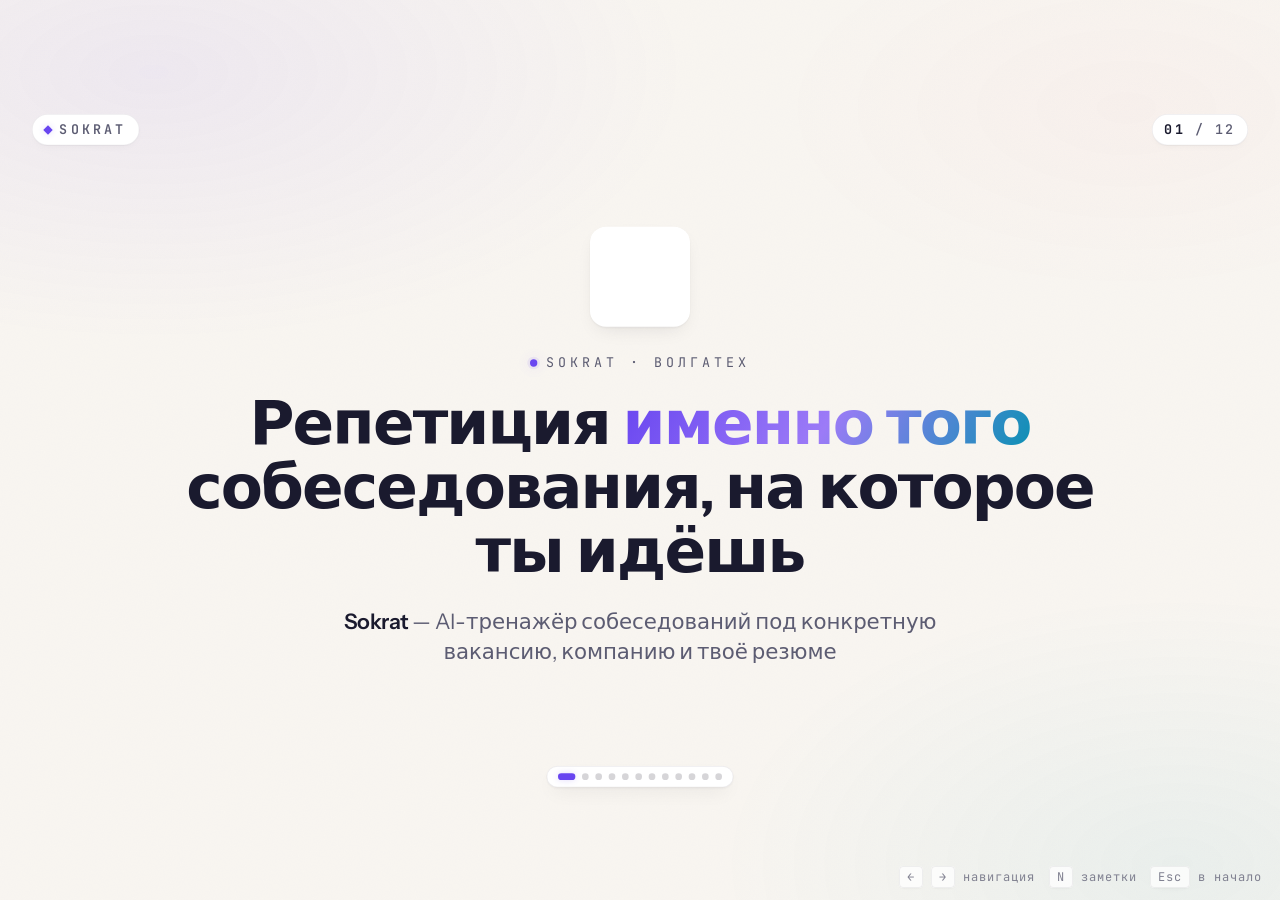
<file: pitch/sokrat_pitch_v11.html>
<!doctype html>
<html lang="ru">
<head>
<meta charset="utf-8">
<meta name="viewport" content="width=device-width, initial-scale=1">
<title>Sokrat — AI-тренажёр собеседований под конкретную вакансию</title>
<link rel="preconnect" href="https://fonts.googleapis.com">
<link rel="preconnect" href="https://fonts.gstatic.com" crossorigin>
<link href="https://fonts.googleapis.com/css2?family=Syne:wght@500;600;700;800&family=Instrument+Sans:wght@400;500;600;700&family=JetBrains+Mono:wght@400;500;600&display=swap" rel="stylesheet">
<style>
  /* ─── Reset / base ───────────────────────────────────────────── */
  *, *::before, *::after { box-sizing: border-box; margin: 0; padding: 0; }
  html, body { height: 100%; overflow: hidden; }

  :root {
    /* Light palette — warm off-white */
    --bg:           #F9F6F1;
    --bg-deeper:    #F2EDE5;
    --card:         #FFFFFF;
    --card-soft:    #FCFAF6;

    --line:         rgba(28, 24, 40, 0.08);
    --line-strong:  rgba(28, 24, 40, 0.14);
    --line-dashed:  rgba(28, 24, 40, 0.18);

    --ink:          #1A1A2E;
    --ink-2:        #2A2A40;
    --ink-mute:     #5C5C72;
    --ink-dim:      #8B8BA3;

    --accent:       #6845F0;
    --accent-2:     #8B6DF5;
    --accent-soft:  rgba(104, 69, 240, 0.08);
    --accent-mid:   rgba(104, 69, 240, 0.18);
    --accent-strong:rgba(104, 69, 240, 0.30);
    --accent-glow:  rgba(104, 69, 240, 0.20);

    --teal:         #0891B2;
    --teal-soft:    rgba(8, 145, 178, 0.10);
    --teal-mid:     rgba(8, 145, 178, 0.22);

    --green:        #059669;
    --green-soft:   rgba(5, 150, 105, 0.10);

    --amber:        #C2620C;
    --amber-soft:   rgba(194, 98, 12, 0.10);

    --rose:         #E11D48;
    --rose-soft:    rgba(225, 29, 72, 0.08);

    /* Shadows — depth on light bg */
    --sh-1: 0 1px 2px rgba(20, 18, 40, 0.04), 0 4px 14px -6px rgba(20, 18, 40, 0.06);
    --sh-2: 0 2px 4px rgba(20, 18, 40, 0.05), 0 12px 28px -10px rgba(20, 18, 40, 0.10);
    --sh-3: 0 4px 8px rgba(20, 18, 40, 0.06), 0 24px 56px -16px rgba(20, 18, 40, 0.14);
    --sh-glow: 0 0 0 1px var(--accent-mid), 0 18px 60px -22px var(--accent-glow);

    /* Type */
    --font-display: "Syne", system-ui, sans-serif;
    --font-body:    "Instrument Sans", system-ui, sans-serif;
    --font-mono:    "JetBrains Mono", ui-monospace, monospace;

    --r-sm: 8px;
    --r-md: 14px;
    --r-lg: 22px;
    --r-xl: 28px;

    /* Stage: fixed 16:9 canvas, scaled to the viewport by JS */
    --stage-w: 1920px;
    --stage-h: 1080px;
    --k: 1;
  }

  body {
    background: var(--bg);
    color: var(--ink);
    font-family: var(--font-body);
    font-size: 24px;
    line-height: 1.45;
    -webkit-font-smoothing: antialiased;
    text-rendering: optimizeLegibility;
    letter-spacing: -0.005em;
    position: relative;
  }

  /* Atmosphere: subtle radial blobs + faint noise */
  body::before {
    content: "";
    position: fixed; inset: 0;
    pointer-events: none;
    z-index: 0;
    background:
      radial-gradient(ellipse 70% 50% at 12% 8%, rgba(104, 69, 240, 0.07), transparent 60%),
      radial-gradient(ellipse 60% 50% at 92% 96%, rgba(8, 145, 178, 0.06), transparent 60%),
      radial-gradient(ellipse 40% 30% at 88% 12%, rgba(225, 29, 72, 0.025), transparent 70%);
  }
  body::after {
    content: "";
    position: fixed; inset: 0;
    pointer-events: none;
    z-index: 0;
    opacity: 0.35;
    mix-blend-mode: multiply;
    background-image: url("data:image/svg+xml;utf8,<svg xmlns='http://www.w3.org/2000/svg' width='180' height='180'><filter id='n'><feTurbulence type='fractalNoise' baseFrequency='0.85' numOctaves='2' stitchTiles='stitch'/><feColorMatrix values='0 0 0 0 0.1 0 0 0 0 0.08 0 0 0 0 0.18 0 0 0 0.04 0'/></filter><rect width='100%' height='100%' filter='url(%23n)'/></svg>");
  }

  /* ─── Stage / slide system ───────────────────────────────────── */
  .stage {
    position: absolute;
    left: 50%; top: 50%;
    width: var(--stage-w); height: var(--stage-h);
    transform: translate(-50%, -50%) scale(var(--k));
    transform-origin: center center;
    z-index: 1;
  }
  .deck { position: absolute; inset: 0; }
  .slide {
    position: absolute; inset: 0;
    display: flex; flex-direction: column;
    padding: 110px 120px 120px;
    opacity: 0;
    transform: translateY(16px);
    visibility: hidden;
    transition:
      opacity 450ms cubic-bezier(.22,.8,.22,1),
      transform 450ms cubic-bezier(.22,.8,.22,1),
      visibility 0s linear 450ms;
    overflow: hidden;
  }
  .slide.active {
    opacity: 1;
    transform: translateY(0);
    visibility: visible;
    transition:
      opacity 450ms cubic-bezier(.22,.8,.22,1),
      transform 450ms cubic-bezier(.22,.8,.22,1),
      visibility 0s linear 0s;
  }
  .slide .notes { display: none; }

  /* Slide tag */
  .slide-tag {
    display: inline-flex; align-items: center; gap: 14px;
    font-family: var(--font-mono);
    font-size: 20px;
    letter-spacing: 0.18em;
    text-transform: uppercase;
    color: var(--ink-mute);
    margin-bottom: 22px;
  }
  .slide-tag::before {
    content: "";
    width: 32px; height: 2px;
    background: var(--accent);
  }
  .slide-tag .num { color: var(--accent); font-weight: 600; }

  /* Headings */
  h1.title {
    font-family: var(--font-display);
    font-size: 92px;
    font-weight: 700;
    line-height: 1.04;
    letter-spacing: -0.03em;
    color: var(--ink);
  }
  h1.title em, h2.section-title em {
    font-style: normal;
    background: linear-gradient(120deg, var(--accent) 0%, #9C7BF7 50%, var(--teal) 100%);
    -webkit-background-clip: text;
    background-clip: text;
    color: transparent;
  }
  h2.section-title {
    font-family: var(--font-display);
    font-size: 56px;
    font-weight: 700;
    letter-spacing: -0.025em;
    line-height: 1.1;
    margin-bottom: 36px;
    color: var(--ink);
    max-width: 30ch;
  }

  /* Shared bits */
  .card {
    background: var(--card);
    border: 1px solid var(--line);
    border-radius: var(--r-md);
    box-shadow: var(--sh-1);
  }
  .mono-label {
    font-family: var(--font-mono);
    font-size: 20px;
    letter-spacing: 0.14em;
    text-transform: uppercase;
    color: var(--ink-mute);
    font-weight: 600;
  }
  .src {
    font-size: 20px;
    color: var(--ink-mute);
    line-height: 1.4;
  }
  /* Placeholder to be filled by the team: amber, dashed */
  .ph {
    display: inline-block;
    background: var(--amber-soft);
    color: var(--amber);
    border: 2px dashed rgba(194, 98, 12, 0.45);
    border-radius: 8px;
    padding: 0 10px;
    font-family: var(--font-mono);
    font-weight: 600;
    line-height: 1.3;
  }
  /* Hypothesis / caveat plaque */
  .plaque {
    display: inline-flex; align-items: center; gap: 14px;
    background: var(--amber-soft);
    border: 1px solid rgba(194, 98, 12, 0.22);
    color: var(--ink-2);
    border-radius: var(--r-md);
    padding: 16px 24px;
    font-size: 22px;
  }
  .plaque::before {
    content: "";
    width: 12px; height: 12px; flex-shrink: 0;
    border-radius: 999px;
    background: var(--amber);
    box-shadow: 0 0 0 0 rgba(194, 98, 12, 0.45);
    animation: ping 2s ease-out infinite;
  }
  /* Notification-style ring: grows and fades */
  @keyframes ping {
    0%   { box-shadow: 0 0 0 0 rgba(194, 98, 12, 0.45); }
    80%  { box-shadow: 0 0 0 12px rgba(194, 98, 12, 0); }
    100% { box-shadow: 0 0 0 12px rgba(194, 98, 12, 0); }
  }
  .tag-hyp {
    display: inline-block;
    font-family: var(--font-mono);
    font-size: 20px;
    color: var(--amber);
    background: var(--amber-soft);
    border: 1px solid rgba(194, 98, 12, 0.22);
    border-radius: 999px;
    padding: 4px 16px;
  }
  .stack-line {
    margin-top: auto;
    font-family: var(--font-mono);
    font-size: 22px;
    color: var(--ink-mute);
    letter-spacing: 0.04em;
  }
  .stack-line b { color: var(--accent); font-weight: 600; }

  /* Big figures: Instrument Sans with lining tabular digits (no Syne for numbers) */
  .stat .value, .aud-stat .value, .price .amount, .cost-bar b, .rstep .n {
    font-family: var(--font-body);
    font-weight: 700;
    font-variant-numeric: tabular-nums lining-nums;
  }
  /* Latin words inside Syne headings: avoid Syne's stylised a/g */
  .lat { font-family: var(--font-body); }

  /* Content-light slides: centre the body block under the title */
  .vc-top { margin-top: auto; }
  .vc-bot { margin-bottom: auto; }

  /* ═══════════ 01 — Cover ═══════════ */
  .s-cover { justify-content: center; align-items: center; text-align: center; }
  .s-cover .logo-video {
    width: 150px; height: 150px;
    border-radius: 24px;
    box-shadow: var(--sh-2);
    background: var(--card);
    margin-bottom: 40px;
    object-fit: cover;
  }
  .cover-brand {
    font-family: var(--font-mono);
    font-size: 20px;
    letter-spacing: 0.30em;
    text-transform: uppercase;
    color: var(--ink-mute);
    margin-bottom: 30px;
    display: flex; align-items: center; gap: 14px;
  }
  .cover-brand .dot {
    width: 11px; height: 11px;
    background: var(--accent);
    border-radius: 999px;
    box-shadow: 0 0 0 4px var(--accent-soft), 0 0 20px var(--accent-glow);
    animation: pulse 2.4s ease-in-out infinite;
  }
  @keyframes pulse {
    0%, 100% { opacity: 1; transform: scale(1); }
    50% { opacity: 0.55; transform: scale(0.82); }
  }
  .s-cover h1.title { max-width: 21ch; margin-bottom: 34px; }
  .cover-sub {
    color: var(--ink-mute);
    font-size: 32px;
    max-width: 50ch;
    line-height: 1.4;
  }
  .cover-sub b { color: var(--ink); font-weight: 600; }

  /* ═══════════ 02 — Problem ═══════════ */
  .stat-row {
    display: grid;
    grid-template-columns: 1fr 1fr;
    gap: 28px;
    margin-bottom: 28px;
  }
  .stat {
    padding: 30px 36px;
    display: grid;
    grid-template-columns: auto 1fr;
    column-gap: 30px;
    align-items: center;
  }
  .stat .value {
    font-size: 84px;
    font-weight: 700;
    letter-spacing: -0.03em;
    line-height: 1;
    color: var(--accent);
    white-space: nowrap;
  }
  .stat.teal .value { color: var(--teal); }
  .stat .desc { font-size: 24px; color: var(--ink); line-height: 1.35; }
  .stat .desc .src { display: block; margin-top: 6px; }

  .pain-grid {
    display: grid;
    grid-template-columns: repeat(3, 1fr);
    gap: 28px;
  }
  .pain {
    position: relative;
    overflow: hidden;
    padding: 40px 38px 36px;
    min-height: 280px;
  }
  .pain::before {
    content: "";
    position: absolute; top: 0; left: 0; right: 0;
    height: 4px;
    background: var(--bar-color, var(--accent));
  }
  .pain h3 {
    font-family: var(--font-display);
    font-size: 34px;
    font-weight: 700;
    letter-spacing: -0.015em;
    line-height: 1.2;
    margin-bottom: 16px;
  }
  .pain p { font-size: 28px; color: var(--ink-mute); line-height: 1.45; }

  /* ═══════════ 03 — Audience ═══════════ */
  .aud-grid {
    display: grid;
    grid-template-columns: 1fr 1fr 0.9fr;
    gap: 28px;
  }
  .aud-card {
    padding: 40px 40px 38px;
    position: relative;
    min-height: 340px;
  }
  .aud-card.focus { border-color: var(--accent-mid); box-shadow: var(--sh-glow); }
  .aud-card .mono-label { color: var(--accent); margin-bottom: 18px; display: block; }
  .aud-card h3 {
    font-family: var(--font-display);
    font-size: 46px;
    font-weight: 700;
    letter-spacing: -0.02em;
    line-height: 1.1;
    margin-bottom: 18px;
  }
  .aud-card p { font-size: 30px; color: var(--ink-mute); line-height: 1.4; }
  .aud-stat {
    padding: 36px;
    background: linear-gradient(120deg, var(--accent-soft), var(--teal-soft), var(--accent-soft));
    background-size: 200% 200%;
    animation: gradientShift 10s ease-in-out infinite alternate;
    border-color: var(--teal-mid);
    display: flex; flex-direction: column; justify-content: center;
  }
  @keyframes gradientShift {
    0%   { background-position: 0% 50%; }
    100% { background-position: 100% 50%; }
  }
  .aud-stat .value {
    font-size: 76px;
    font-weight: 700;
    color: var(--teal);
    letter-spacing: -0.03em;
    line-height: 1;
    margin-bottom: 16px;
  }
  .aud-stat p { font-size: 24px; color: var(--ink); line-height: 1.35; }
  .aud-stat .src { margin-top: 10px; }
  .aud-next {
    margin-top: 32px;
    display: flex; align-items: center; gap: 18px; flex-wrap: wrap;
  }
  .chip {
    font-size: 24px;
    padding: 12px 24px;
    border-radius: 999px;
    background: var(--card);
    border: 1px dashed var(--line-dashed);
    color: var(--ink-2);
  }
  .s-aud .plaque { margin-top: 40px; align-self: flex-start; }

  /* ═══════════ 04 — How it works ═══════════ */
  .ribbon {
    display: grid;
    grid-template-columns: repeat(6, 1fr);
    gap: 16px;
    position: relative;
    margin-bottom: 30px;
  }
  .ribbon::before {
    content: "";
    position: absolute;
    left: 24px; right: 24px; top: 24px;
    height: 2px;
    background: linear-gradient(90deg, var(--accent), var(--teal));
    opacity: 0.45;
  }
  .rstep { position: relative; }
  .rstep .n {
    width: 48px; height: 48px;
    border-radius: 999px;
    display: grid; place-items: center;
    background: var(--card);
    border: 2px solid var(--accent);
    color: var(--accent);
    font-size: 22px;
    margin-bottom: 14px;
    position: relative;
    box-shadow: var(--sh-1);
  }
  .rstep.key .n { background: var(--accent); color: #fff; box-shadow: 0 0 0 6px var(--accent-soft); }
  .rstep h4 {
    font-family: var(--font-display);
    font-size: 25px;
    font-weight: 700;
    letter-spacing: -0.015em;
    line-height: 1.15;
    margin-bottom: 6px;
  }
  .rstep p { font-size: 20px; color: var(--ink-mute); line-height: 1.35; }

  .shots {
    display: grid;
    grid-template-columns: 1fr 1fr;
    gap: 32px;
    flex: 1;
    min-height: 0;
    margin-bottom: 20px;
  }
  .shot {
    display: flex; flex-direction: column;
    min-height: 0;
  }
  .shot .frame {
    flex: 1;
    min-height: 0;
    border-radius: var(--r-md);
    overflow: hidden;
    border: 1px solid var(--line-strong);
    background: var(--card-soft);
    box-shadow: var(--sh-2);
    position: relative;
  }
  .shot img {
    width: 100%; height: 100%;
    object-fit: cover;
    object-position: top center;
    display: block;
  }
  .shot .missing-note {
    display: none;
    position: absolute; inset: 0;
    place-items: center;
    text-align: center;
    font-family: var(--font-mono);
    font-size: 22px;
    color: var(--ink-dim);
    border: 3px dashed var(--line-dashed);
    border-radius: var(--r-md);
  }
  .shot.missing img { display: none; }
  .shot.missing .missing-note { display: grid; }
  .shot figcaption {
    margin-top: 12px;
    font-size: 22px;
    color: var(--ink-2);
  }
  .shot figcaption b { color: var(--accent); font-family: var(--font-mono); font-weight: 600; margin-right: 8px; }

  /* ═══════════ 05 — Demo ═══════════ */
  .s-demo { align-items: center; }
  .s-demo .slide-tag, .s-demo h2 { align-self: flex-start; }
  .browser {
    width: 1300px;
    border-radius: var(--r-lg);
    overflow: hidden;
    background: var(--card);
    border: 1px solid var(--line-strong);
    box-shadow: var(--sh-3);
  }
  .browser-bar {
    height: 44px;
    display: flex; align-items: center; gap: 10px;
    padding: 0 18px;
    background: var(--card-soft);
    border-bottom: 1px solid var(--line);
  }
  .browser-bar span { width: 13px; height: 13px; border-radius: 999px; background: var(--line-strong); }
  .video-box {
    position: relative;
    aspect-ratio: 16 / 9;
    width: 100%;
    max-height: 640px;
    background: var(--bg-deeper);
  }
  .video-box video { width: 100%; height: 100%; display: block; background: #111; object-fit: contain; }
  .video-ph {
    position: absolute; inset: 0;
    display: grid; place-items: center;
    text-align: center;
    background:
      radial-gradient(ellipse 60% 60% at 50% 50%, var(--accent-soft), transparent 70%),
      var(--bg-deeper);
    pointer-events: none;
    transition: opacity 300ms ease;
  }
  .video-ph .play {
    width: 110px; height: 110px;
    margin: 0 auto 26px;
    border-radius: 999px;
    background: var(--accent);
    box-shadow: 0 0 0 12px var(--accent-soft), var(--sh-glow);
    display: grid; place-items: center;
  }
  .video-ph .play::after {
    content: "";
    border-left: 34px solid #fff;
    border-top: 21px solid transparent;
    border-bottom: 21px solid transparent;
    margin-left: 8px;
  }
  .video-ph .cap { font-family: var(--font-display); font-size: 34px; font-weight: 700; color: var(--ink); }
  .video-ph .file { font-family: var(--font-mono); font-size: 20px; color: var(--ink-dim); margin-top: 10px; }
  .video-box.playing .video-ph { opacity: 0; }
  .video-box:not(.missing) .video-ph .file { display: none; }
  .demo-cap { margin-top: 18px; font-size: 22px; color: var(--ink-mute); }
  .demo-ctrl {
    width: 1300px; margin-top: 16px;
    display: flex; align-items: center; gap: 10px;
  }
  .demo-ctrl .grow { flex: 1; }
  .demo-ctrl button {
    font: 600 18px/1 var(--font-body, inherit);
    padding: 10px 18px;
    border-radius: 999px;
    border: 1px solid var(--line-strong);
    background: var(--card);
    color: var(--ink);
    cursor: pointer;
    transition: background 150ms ease, color 150ms ease, border-color 150ms ease;
  }
  .demo-ctrl button:hover { border-color: var(--accent-mid); background: var(--accent-soft); }
  .demo-ctrl button.active { background: var(--accent); border-color: var(--accent); color: #fff; }
  .demo-ctrl .speed { font-family: var(--font-mono); min-width: 64px; }

  /* ═══════════ 06 — Competitors ═══════════ */
  .comp-wrap { overflow: hidden; padding: 0; }
  .comp-table { width: 100%; border-collapse: collapse; table-layout: fixed; }
  .comp-table th, .comp-table td {
    padding: 15px 18px;
    border-bottom: 1px solid var(--line);
    text-align: center;
    vertical-align: middle;
  }
  .comp-table th {
    background: var(--card-soft);
    font-size: 20px;
    font-weight: 600;
    color: var(--ink-2);
    line-height: 1.25;
  }
  .comp-table th:first-child, .comp-table td:first-child {
    text-align: left;
    width: 27%;
    font-size: 23px;
    color: var(--ink);
  }
  .comp-table td { font-size: 24px; }
  .comp-table tbody tr:last-child td { border-bottom: none; }
  .comp-table .us {
    background: var(--accent-soft);
    border-left: 2px solid var(--accent-mid);
    border-right: 2px solid var(--accent-mid);
  }
  .comp-table th.us {
    color: var(--accent);
    font-family: var(--font-display);
    font-size: 26px;
    font-weight: 700;
  }
  .ck { font-size: 28px; line-height: 1; font-weight: 700; }
  .ck.yes  { color: var(--green); }
  .ck.part { color: var(--amber); }
  .ck.no   { color: var(--ink-dim); }
  .comp-legend {
    margin-top: 16px;
    display: flex; align-items: center; justify-content: space-between; gap: 30px;
    font-size: 22px;
    color: var(--ink-2);
  }
  .comp-legend .ck { font-size: 24px; margin-right: 8px; }
  .comp-legend .dot { margin: 0 16px; color: var(--ink-dim); }
  .comp-foot {
    margin-top: 24px;
    display: flex; align-items: center; justify-content: space-between; gap: 30px;
  }
  .pos-banner {
    padding: 18px 28px;
    border-radius: var(--r-md);
    background: linear-gradient(90deg, var(--rose-soft), var(--accent-soft));
    border: 1px solid var(--accent-mid);
    font-size: 24px;
    color: var(--ink);
  }
  .pos-banner b { color: var(--accent); }

  /* ═══════════ 07 — Business model ═══════════ */
  .bm-grid {
    display: grid;
    grid-template-columns: 1fr 1fr;
    gap: 32px;
    align-items: stretch;
  }
  .bm-col { padding: 32px 36px; display: flex; flex-direction: column; }
  .bm-col .head { display: flex; align-items: center; justify-content: space-between; margin-bottom: 22px; min-height: 40px; }
  .bm-col .head .mono-label { color: var(--accent); }
  .bm-col.b2b .head .mono-label { color: var(--teal); }
  .prices { display: grid; grid-template-columns: 1fr 1fr; gap: 20px; flex: 1; }
  .price {
    border: 1px solid var(--line-strong);
    border-radius: var(--r-md);
    padding: 30px 30px;
    background: var(--card-soft);
    display: flex; flex-direction: column; justify-content: center;
  }
  .price .what { font-size: 26px; font-weight: 600; color: var(--ink); line-height: 1.25; margin-bottom: 18px; }
  .price .amount {
    font-size: 88px;
    letter-spacing: -0.03em;
    color: var(--accent);
    line-height: 1;
    white-space: nowrap;
  }
  .price.alt .amount { color: var(--teal); }
  .price .line { margin-top: 18px; font-size: 22px; color: var(--ink-mute); line-height: 1.35; }

  .b2b-rows { display: flex; flex-direction: column; gap: 20px; flex: 1; justify-content: space-between; }
  .b2b-row { display: grid; grid-template-columns: 52px 1fr; gap: 18px; align-items: start; font-size: 25px; line-height: 1.35; color: var(--ink-2); }
  .b2b-row b { color: var(--ink); font-weight: 600; }
  .b2b-row .ic {
    width: 52px; height: 52px;
    border-radius: 14px;
    display: grid; place-items: center;
    background: var(--teal-soft);
    border: 1px solid var(--teal-mid);
    color: var(--teal);
  }
  .b2b-flow {
    margin-top: 14px;
    display: grid;
    grid-template-columns: 1fr auto 1fr auto 1fr;
    align-items: center;
    gap: 12px;
  }
  .b2b-flow .stepbox {
    text-align: center;
    padding: 16px 12px;
    border-radius: var(--r-md);
    border: 1px solid var(--teal-mid);
    background: var(--teal-soft);
    color: var(--ink);
    font-size: 24px;
    font-weight: 600;
    line-height: 1.2;
  }
  .b2b-flow .stepbox.last { background: var(--teal); border-color: var(--teal); color: #fff; }
  .b2b-flow .arr { color: var(--teal); font-size: 30px; font-weight: 700; }
  .cost-bar {
    margin-top: 28px;
    padding: 22px 30px;
    display: flex; align-items: center; gap: 24px;
    font-size: 26px;
    border-color: rgba(5, 150, 105, 0.22);
    background: linear-gradient(90deg, var(--green-soft), var(--card) 60%);
  }
  .cost-bar .mono-label { color: var(--green); }
  .cost-bar b { font-size: 34px; color: var(--green); }

  /* ═══════════ 08 — Validation ═══════════ */
  .val-grid { display: grid; grid-template-columns: 1fr 1fr; gap: 32px; align-items: stretch; }
  .val-col { padding: 36px 38px; }
  .val-col.done { display: flex; flex-direction: column; }
  .val-col.done .val-list { flex: 1; display: flex; flex-direction: column; justify-content: space-evenly; }
  .val-next { display: flex; flex-direction: column; gap: 16px; }
  .val-next > .mono-label { color: var(--teal); padding: 0 4px 4px; }
  .hyp { padding: 22px 28px; border-left: 4px solid var(--teal); }
  .hyp .mono-label { color: var(--teal); display: block; margin-bottom: 8px; }
  .hyp .text { font-size: 26px; line-height: 1.32; color: var(--ink); }
  .hyp .how { margin-top: 12px; padding-top: 10px; border-top: 1px solid var(--line); font-size: 22px; color: var(--ink-mute); line-height: 1.35; }
  .val-col .mono-label { display: block; margin-bottom: 18px; padding-bottom: 14px; border-bottom: 1px solid var(--line); }
  .val-col.done .mono-label { color: var(--green); }
  .val-col.next .mono-label { color: var(--teal); }
  .val-list { list-style: none; counter-reset: hyp; }
  .val-list li {
    position: relative;
    padding: 22px 0 22px 58px;
    font-size: 31px;
    line-height: 1.35;
    border-bottom: 1px solid var(--line);
  }
  .val-list li:last-child { border-bottom: none; }
  .val-col.done li::before {
    content: "✓";
    position: absolute; left: 0; top: 24px;
    width: 38px; height: 38px; border-radius: 999px;
    display: grid; place-items: center;
    background: var(--green-soft); color: var(--green);
    font-weight: 700; font-size: 22px;
  }
  .val-col.next li { counter-increment: hyp; }
  .val-col.next li::before {
    content: counter(hyp);
    position: absolute; left: 0; top: 24px;
    width: 38px; height: 38px; border-radius: 999px;
    display: grid; place-items: center;
    background: var(--teal-soft); color: var(--teal);
    font-family: var(--font-mono); font-weight: 600; font-size: 20px;
  }

  /* ═══════════ 09 — Roadmap ═══════════ */
  .timeline {
    position: relative;
    display: grid;
    grid-template-columns: repeat(4, 1fr);
    gap: 28px;
  }
  .timeline::before {
    content: "";
    position: absolute;
    left: 0; right: 0; top: 17px;
    height: 4px;
    border-radius: 4px;
    background: linear-gradient(90deg, var(--accent) 0%, var(--accent-2) 45%, var(--teal) 75%, transparent 100%);
  }
  .tl-item .dotm {
    width: 38px; height: 38px;
    border-radius: 999px;
    background: var(--card);
    border: 4px solid var(--accent);
    box-shadow: 0 0 0 8px var(--accent-soft);
    position: relative;
    margin-bottom: 34px;
  }
  .tl-item:nth-child(2) .dotm { border-color: var(--accent-2); }
  .tl-item:nth-child(3) .dotm { border-color: var(--teal); box-shadow: 0 0 0 8px var(--teal-soft); }
  .tl-item.later .dotm { border-style: dashed; border-color: var(--ink-dim); box-shadow: none; }
  .tl-card { padding: 30px 30px 32px; min-height: 380px; }
  .tl-item.later .tl-card { border-style: dashed; border-color: var(--line-dashed); background: var(--card-soft); box-shadow: none; }
  .tl-when {
    font-family: var(--font-body);
    font-size: 30px;
    font-weight: 600;
    color: var(--accent);
    letter-spacing: -0.01em;
    line-height: 1.15;
    margin-bottom: 16px;
  }
  .tl-item:nth-child(2) .tl-when { color: var(--accent-2); }
  .tl-item:nth-child(3) .tl-when { color: var(--teal); }
  .tl-item.later .tl-when { color: var(--ink-mute); }
  .tl-card ul { list-style: none; }
  .tl-card li {
    font-size: 28px;
    line-height: 1.35;
    padding: 10px 0;
    border-bottom: 1px solid var(--line);
  }
  .tl-card li:last-child { border-bottom: none; }

  /* ═══════════ 10 — Team & ask ═══════════ */
  .team-grid { display: grid; grid-template-columns: 1fr 1.05fr; gap: 40px; align-items: center; }
  .people { display: flex; flex-direction: column; gap: 18px; }
  .person {
    display: flex; align-items: center; gap: 26px;
    padding: 20px 26px;
  }
  .person .av {
    width: 104px; height: 104px;
    border-radius: 999px;
    overflow: hidden;
    flex-shrink: 0;
    box-shadow: 0 6px 20px -6px rgba(20, 18, 40, 0.25);
  }
  .person .av img { width: 100%; height: 100%; object-fit: cover; display: block; }
  .person:nth-child(1) .av { background: linear-gradient(135deg, #6845F0, #8B6DF5); }
  .person:nth-child(2) .av { background: linear-gradient(135deg, #0891B2, #38BDF8); }
  .person:nth-child(3) .av { background: linear-gradient(135deg, #059669, #22C55E); }
  .person .name {
    font-family: var(--font-display);
    font-size: 32px;
    font-weight: 700;
    letter-spacing: -0.015em;
    line-height: 1.1;
    margin-bottom: 4px;
  }
  .person .role { font-size: 24px; color: var(--ink-mute); }
  .s-team .team-grid { grid-template-columns: 1fr; gap: 28px; }
  .s-team .people { flex-direction: row; gap: 28px; }
  .s-team .person { flex: 1; flex-direction: column; text-align: center; padding: 40px 28px; gap: 22px; }
  .s-team .person .av { width: 168px; height: 168px; }
  .s-team .person .name { font-size: 36px; }
  /* Deep teal end (#0E7490) keeps white text above 4.5:1 across the gradient */

  /* ═══════════ Рынок ═══════════ */
  .mk-grid { display: grid; grid-template-columns: repeat(4, 1fr); gap: 22px; }
  .mk { padding: 28px 26px; display: flex; flex-direction: column; gap: 8px; }
  .mk .mono-label { color: var(--teal); }
  .mk .v { font-family: var(--font-display); font-size: 50px; font-weight: 800; line-height: 1.05; letter-spacing: -0.02em; color: var(--ink); margin-top: 6px; white-space: nowrap; }
  .mk .d { font-size: 26px; font-weight: 600; color: var(--ink); line-height: 1.25; }
  .mk .f { font-size: 21px; color: var(--ink-mute); line-height: 1.35; min-height: 58px; }
  .mk .rub { margin-top: 8px; padding-top: 14px; border-top: 1px solid var(--line); font-family: var(--font-display); font-size: 32px; font-weight: 700; color: var(--accent); }
  .mk.goal { background: linear-gradient(160deg, var(--accent-soft), var(--card) 70%); border-color: var(--accent-mid); }
  .mk.goal .v { color: var(--accent); font-size: 42px; }
  .s-mk .plaque { margin-top: 30px; }

  /* ═══════════ Chrome (brand, counter, progress) — inside the stage ═══════════ */
  .brand-mark, .counter {
    position: absolute;
    top: 36px;
    font-family: var(--font-mono);
    font-size: 20px;
    letter-spacing: 0.24em;
    color: var(--ink-mute);
    text-transform: uppercase;
    z-index: 50;
    background: var(--card);
    border: 1px solid var(--line);
    padding: 8px 18px;
    border-radius: 999px;
    box-shadow: var(--sh-1);
    font-weight: 600;
  }
  .brand-mark { left: 48px; display: flex; align-items: center; gap: 12px; }
  .brand-mark .sq {
    width: 10px; height: 10px;
    background: var(--accent);
    transform: rotate(45deg);
    box-shadow: 0 0 10px var(--accent-glow);
  }
  .counter { right: 48px; font-weight: 500; letter-spacing: 0.16em; }
  .counter .cur { color: var(--ink); font-weight: 700; }
  .counter.app .cur { color: var(--teal); }

  .progress {
    position: absolute;
    bottom: 34px; left: 50%;
    transform: translateX(-50%);
    display: flex; gap: 10px;
    z-index: 50;
    align-items: center;
    background: var(--card);
    border: 1px solid var(--line);
    padding: 10px 16px;
    border-radius: 999px;
    box-shadow: var(--sh-2);
  }
  .progress button {
    width: 10px; height: 10px;
    background: rgba(28, 24, 40, 0.18);
    border: none; padding: 0;
    border-radius: 999px;
    cursor: pointer;
    transition: all 280ms cubic-bezier(.22,.8,.22,1);
  }
  .progress button:hover { background: var(--ink-dim); }
  .progress button.active {
    background: var(--accent);
    width: 26px;
    box-shadow: 0 0 10px var(--accent-glow);
  }
  .progress button.app { width: 8px; height: 8px; }
  .progress button.app.active { background: var(--teal); width: 22px; box-shadow: none; }
  .progress .sep { width: 1px; height: 16px; background: var(--line-strong); margin: 0 4px; }

  /* Viewport-level hint (not scaled) */
  .hint {
    position: fixed;
    bottom: 14px; right: 18px;
    font-family: var(--font-mono);
    font-size: 12px;
    color: var(--ink-mute);
    letter-spacing: 0.08em;
    z-index: 60;
    display: flex; gap: 14px;
    opacity: 0.75;
  }
  .hint kbd {
    background: var(--card);
    border: 1px solid var(--line);
    border-radius: 4px;
    padding: 2px 7px;
    font-family: var(--font-mono);
    font-size: 12px;
    box-shadow: var(--sh-1);
  }

  /* ─── Speaker notes (toggle with N) ───────────────────────────── */
  .notes-panel {
    display: none;
    position: fixed;
    left: 50%; bottom: 16px;
    transform: translateX(-50%);
    width: min(1100px, calc(100vw - 32px));
    max-height: 34vh;
    overflow: auto;
    z-index: 70;
    background: rgba(26, 26, 46, 0.94);
    color: #F4F1FF;
    border-radius: 16px;
    padding: 18px 24px 20px;
    box-shadow: var(--sh-3);
    font-size: 20px;
    line-height: 1.5;
  }
  .notes-on .notes-panel { display: block; }
  .notes-panel .np-head {
    display: flex; justify-content: space-between; gap: 20px;
    font-family: var(--font-mono);
    font-size: 14px;
    letter-spacing: 0.12em;
    text-transform: uppercase;
    color: #B9A8FF;
    margin-bottom: 8px;
  }
  .notes-panel p + p { margin-top: 8px; }
  .notes-panel .ph { background: rgba(194, 98, 12, 0.25); color: #FFC58A; border-color: rgba(255, 197, 138, 0.5); }

  /* ─── Animations ──────────────────────────────────────────────── */
  .slide.active .anim { animation: fadeUp 520ms cubic-bezier(.22,.8,.22,1) both; }
  @keyframes fadeUp {
    from { opacity: 0; transform: translateY(16px); }
    to   { opacity: 1; transform: translateY(0); }
  }
  .anim.d1 { animation-delay:  80ms; }
  .anim.d2 { animation-delay: 160ms; }
  .anim.d3 { animation-delay: 240ms; }
  .anim.d4 { animation-delay: 320ms; }
  .anim.d5 { animation-delay: 400ms; }
  .anim.d6 { animation-delay: 480ms; }
  .anim.d7 { animation-delay: 560ms; }
  .anim.d8 { animation-delay: 640ms; }

  @media (prefers-reduced-motion: reduce) {
    *, *::before, *::after { animation: none !important; transition: none !important; }
  }

  /* ─── Print: one slide per landscape page, 297×210 mm ───────── */
  @page { size: 297mm 210mm; margin: 0; }
  @media print {
    html, body { height: auto; overflow: visible; background: var(--bg); }
    * { -webkit-print-color-adjust: exact; print-color-adjust: exact; }
    *, *::before, *::after { animation: none !important; transition: none !important; }
    body::before, body::after, .hint, .notes-panel, .progress, .counter, .brand-mark { display: none !important; }
    .stage { position: static; transform: none; width: auto; height: auto; }
    .deck { position: static; }
    .slide {
      position: relative;
      inset: auto;
      opacity: 1 !important;
      visibility: visible !important;
      transform: none !important;
      transition: none !important;
      box-sizing: content-box;
      width: calc(var(--stage-w) - 240px);
      height: calc(var(--stage-h) - 230px);
      /* 1920px × 0.5845 ≈ 297 mm; cream borders centre the 16:9 slide on 210 mm */
      zoom: 0.5845;
      border-top: 137px solid var(--bg);
      border-bottom: 137px solid var(--bg);
      background: var(--bg);
      break-after: page;
      page-break-after: always;
      break-inside: avoid;
    }
    .slide:last-child { break-after: auto; page-break-after: auto; }
    .anim { animation: none !important; opacity: 1 !important; transform: none !important; }
    .video-box video { visibility: hidden; }
    .video-box .video-ph { opacity: 1 !important; }
  }
</style>
</head>
<body>

<main class="stage" id="stage">

<div class="brand-mark"><span class="sq"></span>SOKRAT</div>
<div class="counter" id="counter"><span class="cur" id="curN">01</span> / 10</div>

<div class="deck">

  <!-- ════════════ 01 — Обложка ════════════ -->
  <section class="slide s-cover active" data-label="01" aria-label="Обложка">
    <video class="logo-video anim d1" autoplay loop muted playsinline aria-hidden="true">
      <source src="[data-uri]" type="video/mp4">
    </video>
    <div class="cover-brand anim d1"><span class="dot"></span>Sokrat · Волгатех</div>
    <h1 class="title anim d2">Репетиция <em>именно того</em> собеседования, на которое ты идёшь</h1>
    <p class="cover-sub anim d3"><b>Sokrat</b> — AI-тренажёр собеседований под конкретную вакансию, компанию и твоё резюме</p>
    <aside class="notes" data-time="0:20" data-total="0:20">
      <p>Мы — команда Sokrat из Волгатеха. Делаем так, чтобы джун приходил на собеседование не в первый раз.</p>
    </aside>
  </section>

  <!-- ════════════ 02 — Команда ════════════ -->
  <section class="slide s-team" data-label="02" aria-label="Команда">
    <div class="slide-tag anim d1"><span class="num">02</span> Команда</div>
    <h2 class="section-title anim d2">Команда</h2>

    <div class="team-grid vc-top vc-bot">
      <div class="anim d3">
        <div class="people">
          <div class="card person">
            <div class="av"><img src="[data-uri]" alt="Иван"></div>
            <div><div class="name">Иван</div><div class="role">Фронтенд и дизайн</div></div>
          </div>
          <div class="card person">
            <div class="av"><img src="[data-uri]" alt="Илья"></div>
            <div><div class="name">Илья</div><div class="role">Бэкенд</div></div>
          </div>
          <div class="card person">
            <div class="av"><img src="[data-uri]" alt="Никита"></div>
            <div><div class="name">Никита</div><div class="role">Аналитика и тестирование</div></div>
          </div>
        </div>
      </div>

    </div>
    <aside class="notes" data-time="0:20" data-total="0:40">
      <p>Нас трое: Иван — фронтенд и дизайн; Илья — бэкенд; Никита — аналитика и тестирование. Теперь — к самому продукту.</p>
    </aside>
  </section>

  <!-- ════════════ 03 — Проблема ════════════ -->
  <section class="slide s-problem" data-label="03" aria-label="Проблема">
    <div class="slide-tag anim d1"><span class="num">03</span> Проблема</div>
    <h2 class="section-title anim d2">Собеседование для джуна — редкий шанс. И провалить его дорого</h2>

    <div class="stat-row vc-top">
      <div class="card stat anim d3">
        <div class="value">8 → 19</div>
        <div class="desc">резюме на junior-вакансию в IT, 2021→2025
          <span class="src">Инк., исследование «Зерокодера» на данных hh.ru, 2026</span></div>
      </div>
      <div class="card stat teal anim d4">
        <div class="value">24,4</div>
        <div class="desc">резюме на вакансию в IT, июль 2026
          <span class="src">hh.индекс</span></div>
      </div>
    </div>

    <div class="pain-grid vc-bot">
      <div class="card pain anim d5" style="--bar-color: var(--accent);">
        <h3>Готовятся по абстрактным спискам</h3>
        <p>а спрашивают про стек и задачи конкретной компании</p>
      </div>
      <div class="card pain anim d6" style="--bar-color: var(--teal);">
        <h3>Живой <span class="lat">mock</span>-собес дорогой</h3>
        <p>и его не повторишь пять раз</p>
      </div>
      <div class="card pain anim d7" style="--bar-color: var(--rose);">
        <h3><span class="lat">ChatGPT</span> ответит на вопросы</h3>
        <p>но сценарий, оценку и прогресс придётся выстраивать самому</p>
      </div>
    </div>
    <div class="plaque anim d8">CustDev-опрос, 22 ответа студентов и джунов: 10 не готовятся никак, 9 — через ChatGPT или YandexGPT, 10 — по спискам вопросов</div>
    <aside class="notes" data-time="0:45" data-total="1:25">
      <p>Конкуренция за junior-вакансию за 2021→2025 выросла с 8 до 19 резюме на место — это исследование «Зерокодера» на данных hh.ru (Инк., 2026). По hh.индексу в июле 2026 в IT приходится 24,4 резюме на вакансию. Собеседование стало редким шансом, и провалить его дорого.</p>
      <p>При этом готовятся вслепую: по общим спискам вопросов, через дорогой живой mock-собес, который не повторишь пять раз, или через ChatGPT: он ответит на вопросы, но сценарий, оценку и прогресс придётся выстраивать самому.</p>
      <p>Это подтверждает наш опрос: из 22 опрошенных студентов и джунов 10 не готовятся никак, 9 готовятся через ChatGPT или YandexGPT, 10 — по спискам вопросов (можно было выбрать несколько вариантов).</p>
    </aside>
  </section>

  <!-- ════════════ 04 — ЦА ════════════ -->
  <section class="slide s-aud" data-label="04" aria-label="Целевая аудитория">
    <div class="slide-tag anim d1"><span class="num">04</span> Целевая аудитория</div>
    <h2 class="section-title anim d2">Для кого Sokrat</h2>

    <div class="aud-grid vc-top">
      <div class="card aud-card focus anim d3">
        <span class="mono-label">Фокус MVP</span>
        <h3><span class="lat">Junior IT</span></h3>
        <p>Первое собеседование — чёрный ящик</p>
      </div>
      <div class="card aud-card focus anim d4">
        <span class="mono-label">Фокус MVP</span>
        <h3>Карьерный переход</h3>
        <p>Знания есть — продать себя пока не умеют</p>
      </div>
      <div class="card aud-stat anim d5">
        <div class="value">300 000+</div>
        <p>студентов IT выйдут на рынок в <span style="white-space: nowrap;">2026–2029</span></p>
        <div class="src">оценка «Зерокодера»</div>
      </div>
    </div>

    <div class="aud-next anim d6">
      <span class="mono-label">Дальше</span>
      <span class="chip">Студенты старших курсов</span>
      <span class="chip">Опытные специалисты после перерыва</span>
    </div>

    <div class="plaque vc-bot anim d7">Опрос, 22 ответа: 13 — Backend, 9 ищут работу сейчас. Доли сегментов и готовность платить — гипотеза, проверяем в интервью</div>
    <aside class="notes" data-time="0:30" data-total="1:55">
      <p>Фокус MVP — два сегмента: джуны в IT, для которых первое собеседование — чёрный ящик, и люди в карьерном переходе: знания есть, а продать себя пока не умеют. Дальше — студенты старших курсов и опытные специалисты после перерыва.</p>
      <p>По оценке «Зерокодера», в 2026–2029 на рынок выйдут 300 000+ студентов IT. В нашем опросе 22 человек: 13 — Backend, 9 ищут работу прямо сейчас. Доли сегментов и готовность платить мы пока не утверждаем — это гипотеза, проверяем в интервью.</p>
    </aside>
  </section>

  <!-- ════════════ 05 — Как работает ════════════ -->
  <section class="slide s-how" data-label="05" aria-label="Как работает">
    <div class="slide-tag anim d1"><span class="num">05</span> Как работает</div>
    <h2 class="section-title anim d2" style="max-width: none; margin-bottom: 30px;">Вакансия → твоё персональное интервью → план</h2>

    <div class="ribbon anim d3">
      <div class="rstep"><div class="n">1</div><h4>Вакансия</h4><p>ссылка или текст: Хабр Карьера и другие сайты</p></div>
      <div class="rstep"><div class="n">2</div><h4>Профиль компании</h4><p>по данным hh.ru, сайта компании и вакансии</p></div>
      <div class="rstep key"><div class="n">3</div><h4>Резюме →<br><span class="lat">gap</span>-анализ</h4><p>что из требований уже есть, а чего не хватает</p></div>
      <div class="rstep"><div class="n">4</div><h4>Интервью под вакансию</h4><p>персона интервьюера, стресс-режим, RU/EN</p></div>
      <div class="rstep"><div class="n">5</div><h4>Разбор каждого ответа</h4><p>точность, структура, полнота, STAR</p></div>
      <div class="rstep key"><div class="n">6</div><h4>Индекс готовности</h4><p>и план подготовки на 7 дней</p></div>
    </div>

    <div class="shots anim d4">
      <figure class="shot">
        <div class="frame">
          <img src="assets/step3.png" alt="Gap-анализ: резюме против требований вакансии" onerror="this.closest('.shot').classList.add('missing')">
          <div class="missing-note">assets/step3.png<br>скриншот gap-анализа</div>
        </div>
        <figcaption><b>3</b>Gap-анализ: резюме ↔ вакансия</figcaption>
      </figure>
      <figure class="shot">
        <div class="frame">
          <img src="assets/step6.png" alt="Отчёт: индекс готовности и план на 7 дней" onerror="this.closest('.shot').classList.add('missing')">
          <div class="missing-note">assets/step6.png<br>скриншот отчёта</div>
        </div>
        <figcaption><b>6</b>Отчёт: индекс готовности и план на 7 дней</figcaption>
      </figure>
    </div>

    <div class="stack-line anim d5"><b>DeepSeek</b> · <b>FastAPI</b> · ≈1–2 ₽ LLM на сессию (оценка)</div>
    <aside class="notes" data-time="0:45" data-total="2:40">
      <p>Путь пользователя: вставляет ссылку на вакансию или её текст → Sokrat собирает профиль компании → по резюме делает gap-анализ против требований вакансии → проводит интервью под эту вакансию: с персоной интервьюера, стресс-режимом, на русском или английском → разбирает каждый ответ по точности, структуре, полноте и STAR → выдаёт индекс готовности и план на 7 дней.</p>
      <p>На экране два ключевых экрана: gap-анализ и отчёт. Под капотом DeepSeek и FastAPI; LLM обходится примерно в 1–2 рубля на сессию — это оценка.</p>
    </aside>
  </section>

  <!-- ════════════ 06 — Демо ════════════ -->
  <section class="slide s-demo" data-label="06" aria-label="Демо">
    <div class="slide-tag anim d1"><span class="num">06</span> Демо</div>
    <div class="browser anim d2">
      <div class="browser-bar"><span></span><span></span><span></span></div>
      <div class="video-box" id="demoBox">
        <video id="demoVideo" src="assets/demo.webm" controls muted preload="metadata"></video>
        <div class="video-ph">
          <div>
            <div class="play"></div>
            <div class="cap">Демо: от вакансии до плана подготовки (ускорено ×4)</div>
            <div class="file">assets/demo.webm</div>
          </div>
        </div>
      </div>
    </div>
    <div class="demo-ctrl anim d3" id="demoCtrl">
      <button type="button" class="chapter" data-t="3">Вакансия</button>
      <button type="button" class="chapter" data-t="13">Gap-анализ</button>
      <button type="button" class="chapter" data-t="35">Интервью</button>
      <button type="button" class="chapter" data-t="174">Отчёт</button>
      <span class="grow"></span>
      <button type="button" class="speed active" data-rate="4">×4</button>
      <button type="button" class="speed" data-rate="1">×1</button>
    </div>
    <div class="demo-cap anim d3">Демо: от вакансии до плана подготовки (ускорено ×4)</div>
    <aside class="notes" data-time="1:00" data-total="3:40">
      <p>Запускаю видео (клик по плееру). Комментирую по ходу: вставили вакансию → Sokrat собрал профиль компании → загрузили резюме, видим gap → пара вопросов интервью и разбор ответа → отчёт с индексом готовности и планом на 7 дней.</p>
      <p>Клик по главе — прыжок к экрану; ×1 — если жюри попросит подробнее. Ответы в демо — тестового кандидата, сгенерированы для показа.</p>
      <p>Если видео не запускается — возвращаюсь на слайд 5 (←) и рассказываю по скриншотам.</p>
      <p>Тайминг: при ×4 видео ~0:51 — интервью начинается на ~9-й секунде и идёт около 35 секунд, затем глава „Отчёт“ (~0:44).</p>
      <p>Если спросят про „Динамику“ 38→42→67→60: это прогоны разработчика на тестовых данных, не пользователи. Доказательством роста не считаем — гипотезу проверяем на первых пользователях в декабре.</p>
    </aside>
  </section>

  <!-- ════════════ 07 — Конкуренты ════════════ -->
  <section class="slide s-comp" data-label="07" aria-label="Конкуренты">
    <div class="slide-tag anim d1"><span class="num">07</span> Конкуренты</div>
    <h2 class="section-title anim d2" style="margin-bottom: 28px;">Вопросы задают многие. К конкретной вакансии готовит <em>Sokrat</em></h2>

    <div class="card comp-wrap anim d3">
      <table class="comp-table">
        <thead>
          <tr>
            <th></th>
            <th>ChatGPT / YandexGPT</th>
            <th>Тренажёр Т1</th>
            <th>Final Round AI</th>
            <th>Суфлёры (ENIGMA, Qompanion)</th>
            <th class="us">Sokrat</th>
          </tr>
        </thead>
        <tbody>
          <tr><td>Русский язык</td><td><span class="ck yes">✓</span></td><td><span class="ck yes">✓</span></td><td><span class="ck part">◐</span></td><td><span class="ck yes">✓</span></td><td class="us"><span class="ck yes">✓</span></td></tr>
          <tr><td>Интервью под вакансию</td><td><span class="ck part">◐</span></td><td><span class="ck no">✕</span></td><td><span class="ck yes">✓</span></td><td><span class="ck no">✕</span></td><td class="us"><span class="ck yes">✓</span></td></tr>
          <tr><td>Профиль компании</td><td><span class="ck part">◐</span></td><td><span class="ck no">✕</span></td><td><span class="ck no">✕</span></td><td><span class="ck no">✕</span></td><td class="us"><span class="ck yes">✓</span></td></tr>
          <tr><td>Gap резюме ↔ вакансия</td><td><span class="ck part">◐</span></td><td><span class="ck part">◐</span></td><td><span class="ck part">◐</span></td><td><span class="ck no">✕</span></td><td class="us"><span class="ck yes">✓</span></td></tr>
          <tr><td>Индекс готовности и план</td><td><span class="ck no">✕</span></td><td><span class="ck no">✕</span></td><td><span class="ck part">◐</span></td><td><span class="ck no">✕</span></td><td class="us"><span class="ck yes">✓</span></td></tr>
          <tr><td>Прогресс между сессиями</td><td><span class="ck no">✕</span></td><td><span class="ck part">◐</span></td><td><span class="ck part">◐</span></td><td><span class="ck no">✕</span></td><td class="us"><span class="ck yes">✓</span></td></tr>
        </tbody>
      </table>
    </div>

    <div class="comp-legend anim d4">
      <span class="legend"><span class="ck yes">✓</span> есть<span class="dot">·</span><span class="ck part">◐</span> частично или вручную<span class="dot">·</span><span class="ck no">✕</span> нет</span>
      <span class="src">По открытым описаниям сервисов, октябрь 2026</span>
    </div>

    <div class="comp-foot anim d5">
      <div class="pos-banner">Суфлёры помогают обмануть на собеседовании. <b>Sokrat помогает к нему подготовиться.</b></div>
    </div>
    <aside class="notes" data-time="0:40" data-total="4:20">
      <p>Вопросы для собеседования сегодня задают многие: ChatGPT и YandexGPT, Тренажёр Т1, Final Round AI. Но к конкретной вакансии — с профилем компании, gap-анализом резюме, индексом готовности и прогрессом между сессиями — готовит Sokrat. ChatGPT может почти всё — но вручную: без сценария, оценки и прогресса.</p>
      <p>Отдельно — суфлёры вроде ENIGMA и Qompanion: они помогают обмануть на собеседовании, Sokrat помогает к нему подготовиться. Сравнение — по открытым описаниям сервисов на октябрь 2026.</p>
    </aside>
  </section>

  <!-- ════════════ 08 — Бизнес-модель ════════════ -->
  <section class="slide s-bm" data-label="08" aria-label="Бизнес-модель">
    <div class="slide-tag anim d1"><span class="num">08</span> Бизнес-модель</div>
    <h2 class="section-title anim d2">Бизнес-модель</h2>

    <div class="bm-grid vc-top">
      <div class="card bm-col anim d3">
        <div class="head"><span class="mono-label">B2C</span><span class="tag-hyp">гипотеза, проверяем в CustDev</span></div>
        <div class="prices">
          <div class="price">
            <div class="what">Пакет 5 интервью</div>
            <div class="amount">490 ₽</div>
            <div class="line">5 интервью под любые вакансии</div>
          </div>
          <div class="price alt">
            <div class="what">30 дней безлимита</div>
            <div class="amount">990 ₽</div>
            <div class="line">Безлимит на время поиска работы</div>
          </div>
        </div>
      </div>
      <div class="card bm-col b2b anim d4">
        <div class="head"><span class="mono-label">B2B</span></div>
        <div class="b2b-rows">
          <div class="b2b-row"><span class="ic"><svg width="28" height="28" viewBox="0 0 24 24" fill="none" stroke="currentColor" stroke-width="1.8" stroke-linecap="round" stroke-linejoin="round" aria-hidden="true"><path d="M16 21v-2a4 4 0 0 0-4-4H6a4 4 0 0 0-4 4v2"/><circle cx="9" cy="7" r="4"/><path d="M22 21v-2a4 4 0 0 0-3-3.87"/><path d="M16 3.13a4 4 0 0 1 0 7.75"/></svg></span><div><b>Кому:</b> карьерные центры вузов, онлайн-школы</div></div>
          <div class="b2b-row"><span class="ic"><svg width="28" height="28" viewBox="0 0 24 24" fill="none" stroke="currentColor" stroke-width="1.8" stroke-linecap="round" stroke-linejoin="round" aria-hidden="true"><path d="M3 3v18h18"/><path d="M8 17v-5"/><path d="M13 17V8"/><path d="M18 17v-3"/></svg></span><div><b>Что:</b> mock-интервью для студентов + групповая аналитика — где группа проседает</div></div>
          <div class="b2b-row"><span class="ic"><svg width="28" height="28" viewBox="0 0 24 24" fill="none" stroke="currentColor" stroke-width="1.8" stroke-linecap="round" stroke-linejoin="round" aria-hidden="true"><circle cx="12" cy="12" r="9"/><path d="M8 12h8"/><path d="M13 8l4 4-4 4"/></svg></span><div><b>Как продаём:</b>
            <div class="b2b-flow">
              <span class="stepbox">Демо</span><span class="arr">→</span>
              <span class="stepbox">Пилот 2 недели</span><span class="arr">→</span>
              <span class="stepbox last">Годовой контракт</span>
            </div>
          </div></div>
        </div>
      </div>
    </div>

    <div class="card cost-bar vc-bot anim d5">
      <span class="mono-label">Себестоимость</span>
      <span><b>≈1–2 ₽</b> на сессию (оценка, идёт замер)</span>
    </div>
    <aside class="notes" data-time="0:45" data-total="5:05">
      <p>B2C — две гипотезы цены: пакет 5 интервью под любые вакансии за 490 ₽ и 30 дней безлимита на время поиска работы за 990 ₽. Обе проверяем в CustDev. Себестоимость LLM — около 1–2 ₽ на сессию; это оценка, сейчас идёт замер.</p>
      <p>B2B — карьерные центры вузов и онлайн-школы: mock-интервью для студентов плюс групповая аналитика — видно, где группа проседает. Продаём так: демо → пилот на 2 недели → годовой контракт.</p>
    </aside>
  </section>

  <!-- ════════════ 09 — Рынок ════════════ -->
  <section class="slide s-mk" data-label="09" aria-label="Рынок">
    <div class="slide-tag anim d1"><span class="num">09</span> Рынок</div>
    <h2 class="section-title anim d2">Рынок: считаем снизу вверх</h2>

    <div class="mk-grid vc-top">
      <div class="card mk anim d3">
        <span class="mono-label">Весь поток</span>
        <div class="v">75 000</div>
        <div class="d">выходят на рынок за год</div>
        <div class="f">300 000+ студентов IT за 2026–2029 ÷ 4 года</div>
        <div class="rub">≈ 36,8 млн ₽</div>
      </div>
      <div class="card mk anim d4">
        <span class="mono-label">Ищут работу сейчас</span>
        <div class="v">30 700</div>
        <div class="d">активно ищут</div>
        <div class="f">× 41% — 9 из 22 в нашем опросе</div>
        <div class="rub">≈ 15,0 млн ₽</div>
      </div>
      <div class="card mk anim d5">
        <span class="mono-label">Платящее ядро</span>
        <div class="v">4 200</div>
        <div class="d">уже платили за подготовку</div>
        <div class="f">× 14% — 3 из 22 в нашем опросе</div>
        <div class="rub">≈ 2,1 млн ₽</div>
      </div>
      <div class="card mk goal anim d6">
        <span class="mono-label">Цель на первый год</span>
        <div class="v">300–1 500</div>
        <div class="d">пользователей</div>
        <div class="f">1–5% от «ищут сейчас»</div>
        <div class="rub">0,15–0,75 млн ₽</div>
      </div>
    </div>
    <div class="plaque vc-bot anim d7">Цена 490 ₽ за пакет — гипотеза; доли — из опроса 22 человек, это порядок величины, а не прогноз. B2B (вузы, школы) в расчёт не включён — оценим после пилота.</div>
    <aside class="notes" data-time="0:30" data-total="5:35">
      <p>Считаем снизу вверх, и это порядок величины, а не прогноз. По оценке «Зерокодера», в 2026–2029 на рынок выйдут 300 000+ студентов IT — это около 75 000 в год. По нашему опросу, 9 из 22, то есть около 41%, ищут работу сейчас — это примерно 30 700 человек в год. Платили за подготовку 3 из 22, около 14% — это примерно 4 200 человек, то есть платящее ядро.</p>
      <p>При цене 490 ₽ за пакет весь поток — около 37 млн ₽ в год, ищущие — около 15 млн, платящее ядро — около 2 млн. Цель первого года — 1–5% от ищущих, то есть 300–1 500 пользователей и 0,15–0,75 млн ₽. Это скромно, и мы не скрываем: B2C-рынок небольшой, поэтому ставим на B2B — вузы и онлайн-школы; его в расчёт не включали и оценим по итогам пилота.</p>
    </aside>
  </section>

  <!-- ════════════ 10 — Валидация ════════════ -->
  <section class="slide s-val" data-label="10" aria-label="Валидация">
    <div class="slide-tag anim d1"><span class="num">10</span> Валидация</div>
    <h2 class="section-title anim d2">Что проверили и что проверяем</h2>

    <div class="val-grid vc-top vc-bot">
      <div class="card val-col done anim d3">
        <span class="mono-label">Сделано</span>
        <ul class="val-list">
          <li>Работающий продукт: полный цикл от вакансии до плана, развёрнут на сервере, записан демо-сценарий</li>
          <li>CustDev-опрос: 22 ответа студентов и джунов</li>
          <li>9 человек оставили контакт для интервью или теста продукта</li>
        </ul>
      </div>
      <div class="val-next anim d4">
        <span class="mono-label">Проверяем</span>
        <div class="card hyp">
          <span class="mono-label">Проблема</span>
          <div class="text">Бесплатные инструменты (ChatGPT, тренажёр Т1) не решают подготовку к конкретной вакансии</div>
          <div class="how">Опрос: 9 из 22 готовятся через ChatGPT; трудность — страх и «непонятно, что тренировать»</div>
        </div>
        <div class="card hyp">
          <span class="mono-label">Ценность</span>
          <div class="text">Sokrat реально учит: средняя оценка ответов растёт от 1-й к 3-й сессии</div>
          <div class="how">Как проверяем: тестовые пользователи, сравнение сессий</div>
        </div>
        <div class="card hyp">
          <span class="mono-label">Деньги</span>
          <div class="text">Джуны готовы заплатить 490 ₽ за пакет</div>
          <div class="how">Опрос: платили 3 из 22, двое — больше 5 000 ₽. Дальше — кнопка оплаты</div>
        </div>
      </div>
    </div>
    <aside class="notes" data-time="0:40" data-total="6:15">
      <p>Что уже есть: работающий продукт — полный цикл от вакансии до плана подготовки, развёрнут на сервере, демо-сценарий записан. Провели CustDev-опрос: 22 ответа, из них 9 человек оставили контакт для интервью или теста.</p>
      <p>Что показал опрос: 9 из 22 готовятся через ChatGPT или YandexGPT, 10 — никак; из 13 описавших главную трудность 7 назвали страх или «непонятно, что тренировать». За подготовку платили 3 из 22, двое — больше 5 000 ₽. Это не проверка цены 490 ₽, а подтверждение, что платящие есть.</p>
      <p>Проверяем три гипотезы. Проблема: бесплатные инструменты — ChatGPT, тренажёр Т1 — не решают подготовку к конкретной вакансии; в CustDev выясняем, чем именно не устраивают. Ценность: Sokrat реально учит — средняя оценка ответов растёт от 1-й к 3-й сессии; проверяем на тестовых пользователях, сравнивая сессии. Деньги: джуны готовы заплатить 490 ₽ за пакет; выясняем траты на подготовку (опрос + интервью) и ставим кнопку оплаты.</p>
    </aside>
  </section>

  <!-- ════════════ 11 — Дорожная карта ════════════ -->
  <section class="slide s-road" data-label="11" aria-label="Дорожная карта">
    <div class="slide-tag anim d1"><span class="num">11</span> Дорожная карта</div>
    <h2 class="section-title anim d2">Дорожная карта</h2>

    <div class="timeline vc-top vc-bot">
      <div class="tl-item anim d3">
        <div class="dotm"></div>
        <div class="card tl-card">
          <div class="tl-when">Октябрь–ноябрь</div>
          <ul>
            <li>15 CustDev-интервью (9 контактов из опроса уже есть)</li>
            <li>Надёжное хранение данных, согласие на ПДн, аналитика</li>
          </ul>
        </div>
      </div>
      <div class="tl-item anim d4">
        <div class="dotm"></div>
        <div class="card tl-card">
          <div class="tl-when">Декабрь</div>
          <ul>
            <li>20 первых пользователей</li>
            <li>≥60% доходят до отчёта, ≥30% возвращаются на 2‑ю сессию</li>
          </ul>
        </div>
      </div>
      <div class="tl-item anim d5">
        <div class="dotm"></div>
        <div class="card tl-card">
          <div class="tl-when">Q1 2027</div>
          <ul>
            <li>Пилот с карьерным центром Волгатеха</li>
            <li>Запуск оплаты</li>
          </ul>
        </div>
      </div>
      <div class="tl-item later anim d6">
        <div class="dotm"></div>
        <div class="card tl-card">
          <div class="tl-when">Дальше</div>
          <ul>
            <li>B2B-кабинет для вузов и школ</li>
            <li>Голосовой режим</li>
          </ul>
        </div>
      </div>
    </div>
    <aside class="notes" data-time="0:40" data-total="6:55">
      <p>Октябрь–ноябрь: 15 CustDev-интервью — девять контактов из опроса уже есть; надёжное хранение данных, согласие на ПДн и аналитика. Декабрь: 20 первых пользователей; цель — не меньше 60% доходят до отчёта и не меньше 30% возвращаются на 2-ю сессию.</p>
      <p>Q1 2027: пилот с карьерным центром Волгатеха и запуск оплаты. Дальше — B2B-кабинет для вузов и школ и голосовой режим.</p>
    </aside>
  </section>

  <!-- ════════════ 12 — Финал (копия обложки) ════════════ -->
  <section class="slide s-cover" data-label="12" aria-label="Завершение">
    <video class="logo-video anim d1" autoplay loop muted playsinline aria-hidden="true">
      <source src="[data-uri]" type="video/mp4">
    </video>
    <div class="cover-brand anim d1"><span class="dot"></span>Sokrat · Волгатех</div>
    <h1 class="title anim d2">Репетиция <em>именно того</em> собеседования, на которое ты идёшь</h1>
    <p class="cover-sub anim d3"><b>Sokrat</b> — AI-тренажёр собеседований под конкретную вакансию, компанию и твоё резюме</p>
    <aside class="notes" data-time="—" data-total="—">
      <p><b>Спасибо!</b> Ниже — заготовленные ответы на вопросы жюри.</p>
      <p><b>Стек.</b> Браузерный фронтенд без сборки (HTML + JS), API на FastAPI, вход по логину с хешем пароля PBKDF2 и подписанной cookie. Движок интервью: разбор вакансии и профиль компании, резюме и gap-анализ, вопросы под вакансию, анализ каждого ответа и STAR, отчёт, индекс готовности и план на 7 дней. Внешние сервисы: DeepSeek (запасной — OpenRouter), hh.ru API по токену приложения, SaluteSpeech для голоса. Хранение: JSON-файлы с пользователями и завершёнными сессиями, идущее интервью — в памяти процесса. Деплой — Docker.</p>
      <p><b>Персональные данные.</b> Храним логин и хеш пароля, завершённые сессии (ответы, оценки, отзыв), профиль из резюме. Вырезаем email, телефоны и соцсети до отправки в LLM; файл резюме удаляется сразу после разбора; аудио не сохраняется. В планах: согласие на обработку ПДн в интерфейсе, удаление аккаунта и сессий, политика сроков хранения, вырезание имени и работодателей до LLM, хостинг в РФ, уведомление Роскомнадзора о трансграничной передаче. Честно: сейчас имя, работодатели и текст ответов доходят до LLM-провайдера — закрываем этапом «согласие и хранилище».</p>
      <p><b>Риски.</b> Оценка LLM может быть неточной — сверяем с ручной разметкой, разбор по критериям. Расходы на LLM без квот — интервью доступны без входа; лимиты вводим вместе с оплатой. Хранение на JSON-файлах — первый этап дорожной карты. Нет автотестов — пишем на критичный путь: остановка интервью, оценка, сохранение, авторизация. Конкуренция с бесплатным ChatGPT — наше отличие: интервью под вакансию, gap-анализ, индекс готовности и прогресс между сессиями.</p>
    </aside>
  </section>

</div>

<nav class="progress" id="progress" aria-label="Слайды"></nav>

</main>

<div class="notes-panel" id="notesPanel" aria-live="polite">
  <div class="np-head"><span id="npSlide">Слайд 01</span><span id="npTime"></span></div>
  <div id="npBody"></div>
</div>

<div class="hint">
  <span><kbd>←</kbd> <kbd>→</kbd> навигация</span>
  <span><kbd>N</kbd> заметки</span>
  <span><kbd>Esc</kbd> в начало</span>
</div>

<script>
  /* ─── Stage scaling: keep the 1920×1080 canvas 16:9 in any viewport ── */
  const stage = document.getElementById('stage');
  function fitStage() {
    const k = Math.min(window.innerWidth / 1920, window.innerHeight / 1080);
    stage.style.setProperty('--k', k);
  }
  window.addEventListener('resize', fitStage);
  fitStage();

  /* ─── Slide navigation ──────────────────────────────────────── */
  const slides   = Array.from(document.querySelectorAll('.slide'));
  const total    = slides.length;
  const mainCount = slides.filter(s => s.dataset.part !== 'app').length;
  const progress = document.getElementById('progress');
  const counter  = document.getElementById('counter');
  let current    = 0;

  // Build navigation dots: main slides, separator, appendix slides
  const dots = slides.map((s, i) => {
    if (s.dataset.part === 'app' && slides[i - 1] && slides[i - 1].dataset.part !== 'app') {
      const sep = document.createElement('span');
      sep.className = 'sep';
      progress.appendChild(sep);
    }
    const b = document.createElement('button');
    b.type = 'button';
    b.setAttribute('aria-label', s.getAttribute('aria-label') || ('Слайд ' + (i + 1)));
    if (s.dataset.part === 'app') b.classList.add('app');
    b.addEventListener('click', (e) => { e.stopPropagation(); goTo(i); });
    progress.appendChild(b);
    return b;
  });

  function renderCounter(slide) {
    const label = slide.dataset.label;
    const isApp = slide.dataset.part === 'app';
    counter.classList.toggle('app', isApp);
    if (!isApp) {
      counter.innerHTML = '<span class="cur">' + label + '</span> / ' + String(mainCount).padStart(2, '0');
    } else if (label === '—') {
      counter.innerHTML = '<span class="cur">Приложение</span>';
    } else {
      counter.innerHTML = 'Приложение · <span class="cur">' + label + '</span>';
    }
  }

  /* ─── Speaker notes (N) ─────────────────────────────────────── */
  const notesPanel = document.getElementById('notesPanel');
  function renderNotes(slide) {
    const notes = slide.querySelector('.notes');
    const label = slide.dataset.label;
    const name = slide.getAttribute('aria-label') || '';
    let head = name + (label && label !== '—' ? ' · ' + label : '');
    if (slide.dataset.part === 'app') head = label === '—' ? 'Приложение' : 'Приложение · ' + label + ' · ' + name;
    document.getElementById('npSlide').textContent = head;
    const time = notes && notes.dataset.time && notes.dataset.time !== '—'
      ? '⏱ ' + notes.dataset.time + ' · к концу слайда ' + notes.dataset.total
      : '';
    document.getElementById('npTime').textContent = time;
    document.getElementById('npBody').innerHTML = notes ? notes.innerHTML : '<p>Заметок нет</p>';
  }
  function toggleNotes() { document.body.classList.toggle('notes-on'); }

  function goTo(n) {
    n = Math.max(0, Math.min(total - 1, n));
    if (n === current && slides[n].classList.contains('active')) return;
    slides.forEach((s, i) => s.classList.toggle('active', i === n));
    dots.forEach((d, i) => d.classList.toggle('active', i === n));
    current = n;
    renderCounter(slides[n]);
    renderNotes(slides[n]);
    history.replaceState(null, '', '#' + (n + 1));
    pauseDemoIfHidden();
  }
  const next = () => goTo(current + 1);
  const prev = () => goTo(current - 1);

  document.addEventListener('keydown', (e) => {
    const onVideo = document.activeElement && document.activeElement.tagName === 'VIDEO';
    // На демо-слайде пробел — пауза/воспроизведение, а не следующий слайд
    if (e.key === ' ' && !onVideo && slides[current].contains(demoVideo)) {
      e.preventDefault();
      if (demoVideo.paused) demoVideo.play(); else demoVideo.pause();
      return;
    }
    if (e.key === 'ArrowRight' || e.key === 'PageDown' || (e.key === ' ' && !onVideo)) {
      e.preventDefault(); next();
    } else if (e.key === 'ArrowLeft' || e.key === 'PageUp') {
      e.preventDefault(); prev();
    } else if (e.key === 'Escape' || e.key === 'Home') {
      goTo(0);
    } else if (e.key === 'End') {
      goTo(total - 1);
    } else if (e.key === 'n' || e.key === 'N' || e.key === 'т' || e.key === 'Т') {
      toggleNotes();
    }
  });

  // Click left half = prev, right half = next; ignore interactive elements
  document.addEventListener('click', (e) => {
    if (e.target.closest('button, a, video, .video-box, .notes-panel, input, textarea, select')) return;
    if (e.clientX > window.innerWidth / 2) next(); else prev();
  });

  // Mouse wheel, throttled so one gesture = one slide
  let wheelLock = false;
  document.addEventListener('wheel', (e) => {
    if (e.target.closest('.notes-panel') || wheelLock || Math.abs(e.deltaY) < 20) return;
    wheelLock = true;
    setTimeout(() => { wheelLock = false; }, 700);
    if (e.deltaY > 0) next(); else prev();
  }, { passive: true });

  // Touch swipe
  let touchX = null;
  document.addEventListener('touchstart', (e) => { touchX = e.touches[0].clientX; }, { passive: true });
  document.addEventListener('touchend', (e) => {
    if (touchX === null) return;
    const dx = e.changedTouches[0].clientX - touchX;
    touchX = null;
    if (Math.abs(dx) > 50) { if (dx < 0) next(); else prev(); }
  });

  /* ─── Demo video: placeholder until the file exists / plays ──── */
  const demoBox = document.getElementById('demoBox');
  const demoVideo = document.getElementById('demoVideo');
  demoVideo.addEventListener('error', () => demoBox.classList.add('missing'));
  demoVideo.addEventListener('play', () => demoBox.classList.add('playing'));
  if (demoVideo.error) demoBox.classList.add('missing');

  /* ─── Demo video: chapters and speed (default ×4) ────────────── */
  const demoCtrl = document.getElementById('demoCtrl');
  const chapterBtns = [...demoCtrl.querySelectorAll('.chapter')];
  const speedBtns = [...demoCtrl.querySelectorAll('.speed')];
  let demoRate = 4;
  function applyDemoRate() {
    demoVideo.defaultPlaybackRate = demoRate;
    demoVideo.playbackRate = demoRate;
    speedBtns.forEach((b) => b.classList.toggle('active', Number(b.dataset.rate) === demoRate));
  }
  function markChapter() {
    let idx = -1;
    chapterBtns.forEach((b, i) => { if (demoVideo.currentTime + 0.25 >= Number(b.dataset.t)) idx = i; });
    chapterBtns.forEach((b, i) => b.classList.toggle('active', i === idx));
  }
  ['loadedmetadata', 'play', 'seeked'].forEach((ev) => demoVideo.addEventListener(ev, applyDemoRate));
  demoVideo.addEventListener('timeupdate', markChapter);
  chapterBtns.forEach((b) => b.addEventListener('click', () => {
    demoVideo.currentTime = Number(b.dataset.t);
    applyDemoRate();
    demoVideo.play();
    markChapter();
    b.blur();
  }));
  speedBtns.forEach((b) => b.addEventListener('click', () => {
    demoRate = Number(b.dataset.rate);
    applyDemoRate();
    b.blur();
  }));
  applyDemoRate();

  function pauseDemoIfHidden() {
    if (!demoVideo.closest('.slide').classList.contains('active') && !demoVideo.paused) demoVideo.pause();
  }

  /* ─── Start slide from URL hash (#1 … #15) ───────────────────── */
  const start = parseInt(location.hash.slice(1), 10);
  current = -1;
  goTo(Number.isFinite(start) ? start - 1 : 0);
</script>
</body>
</html>
</file>
